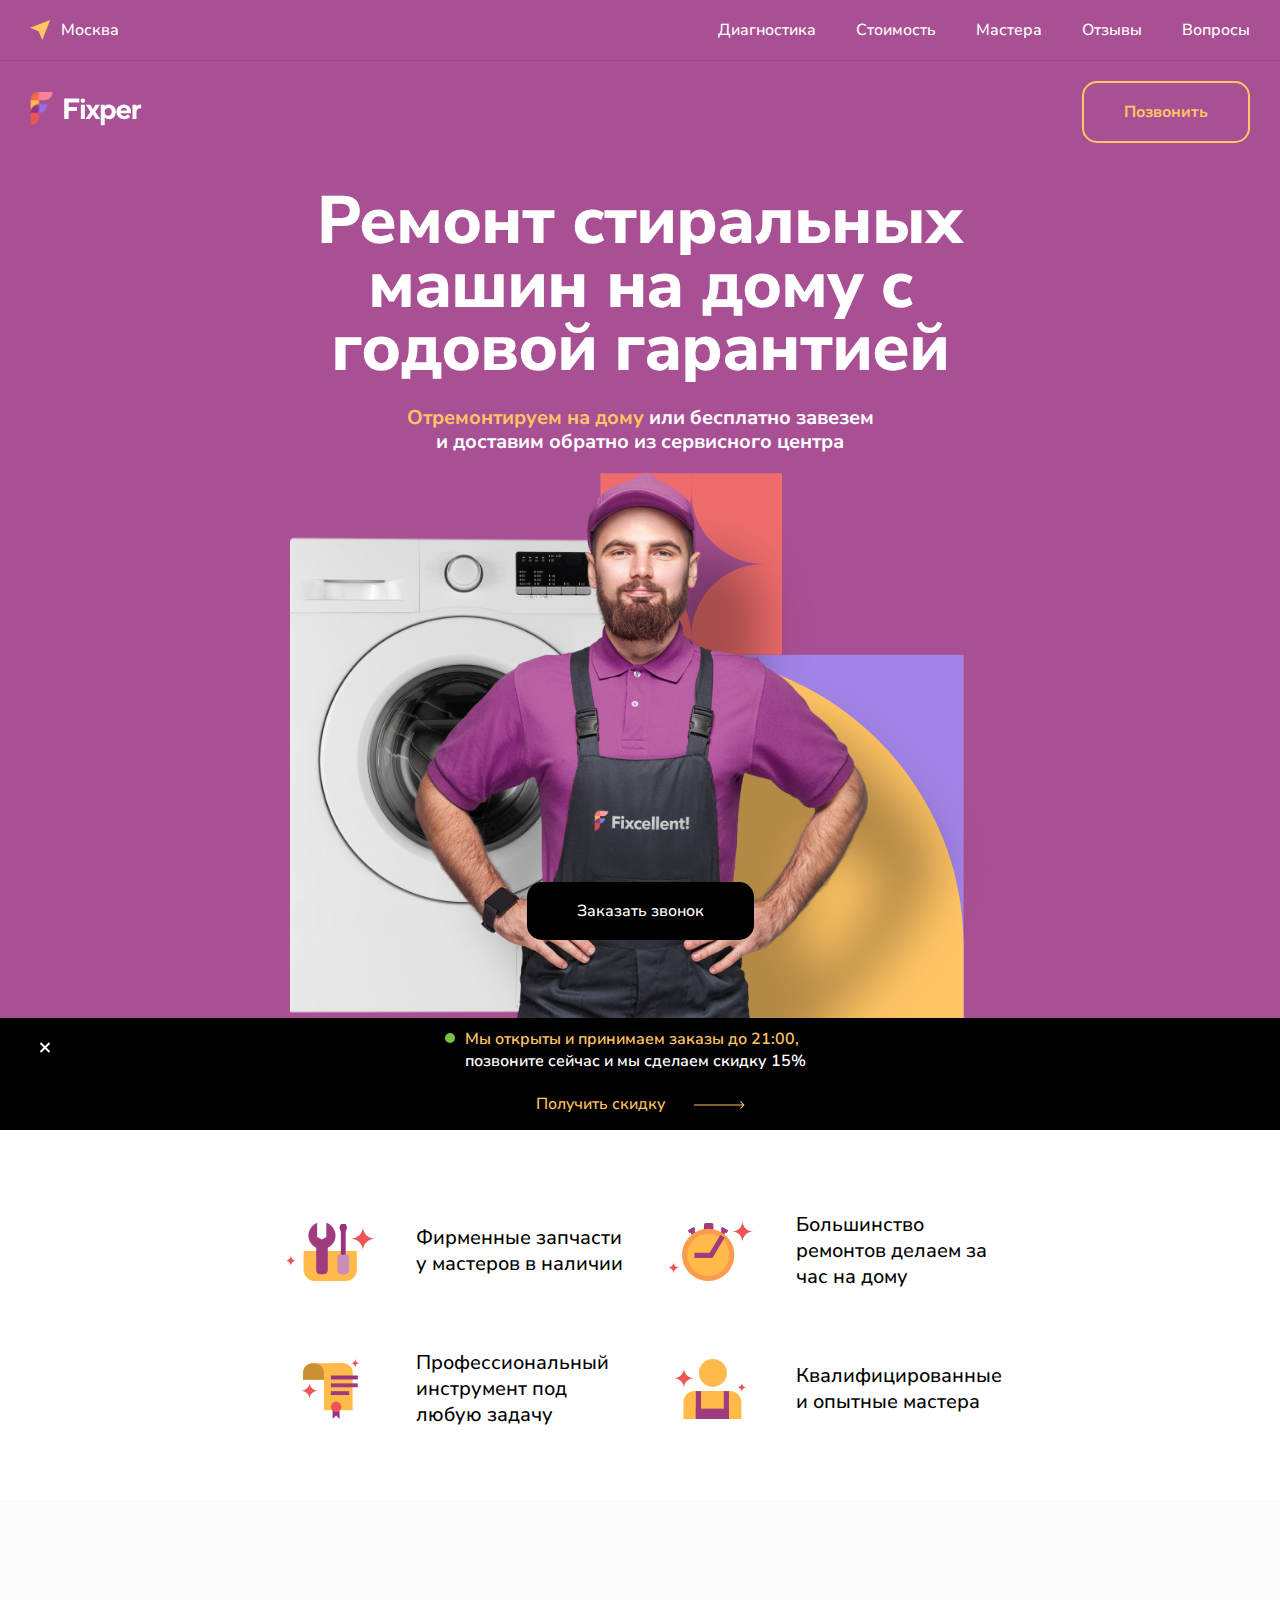
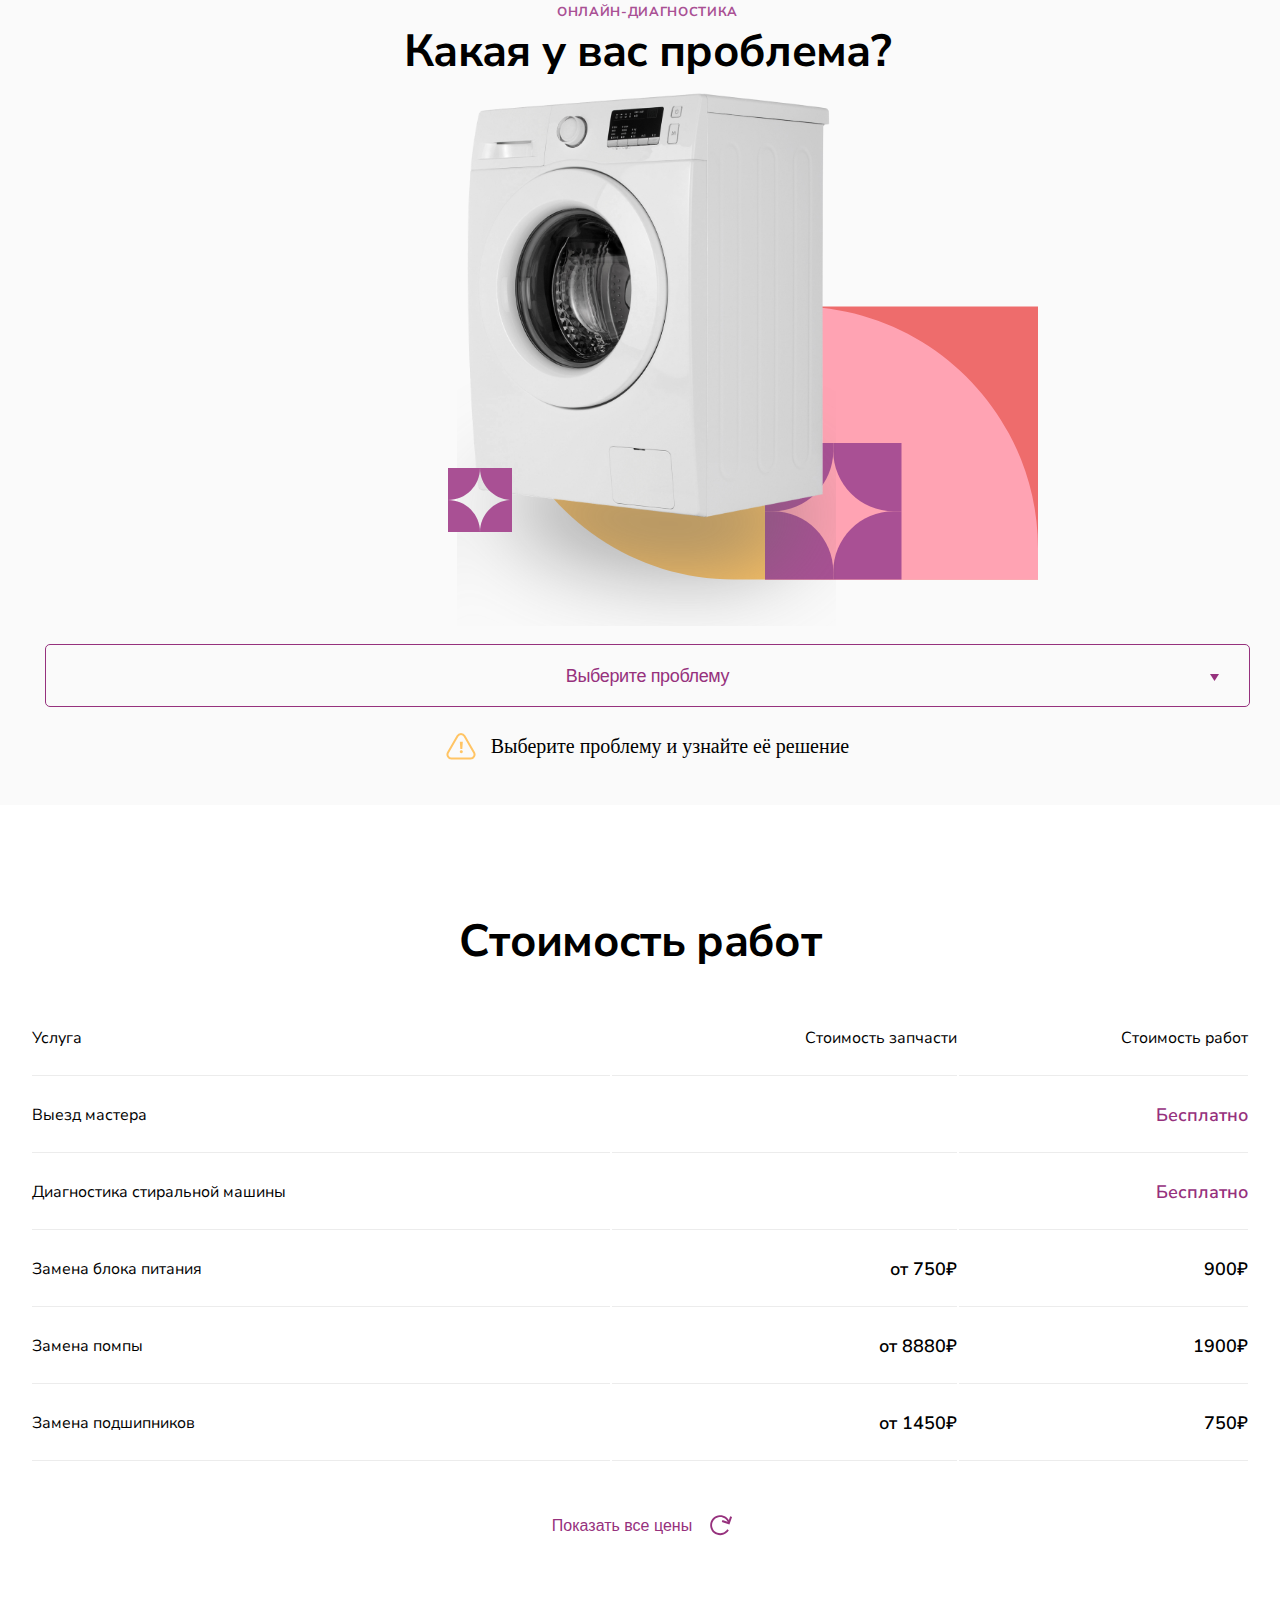
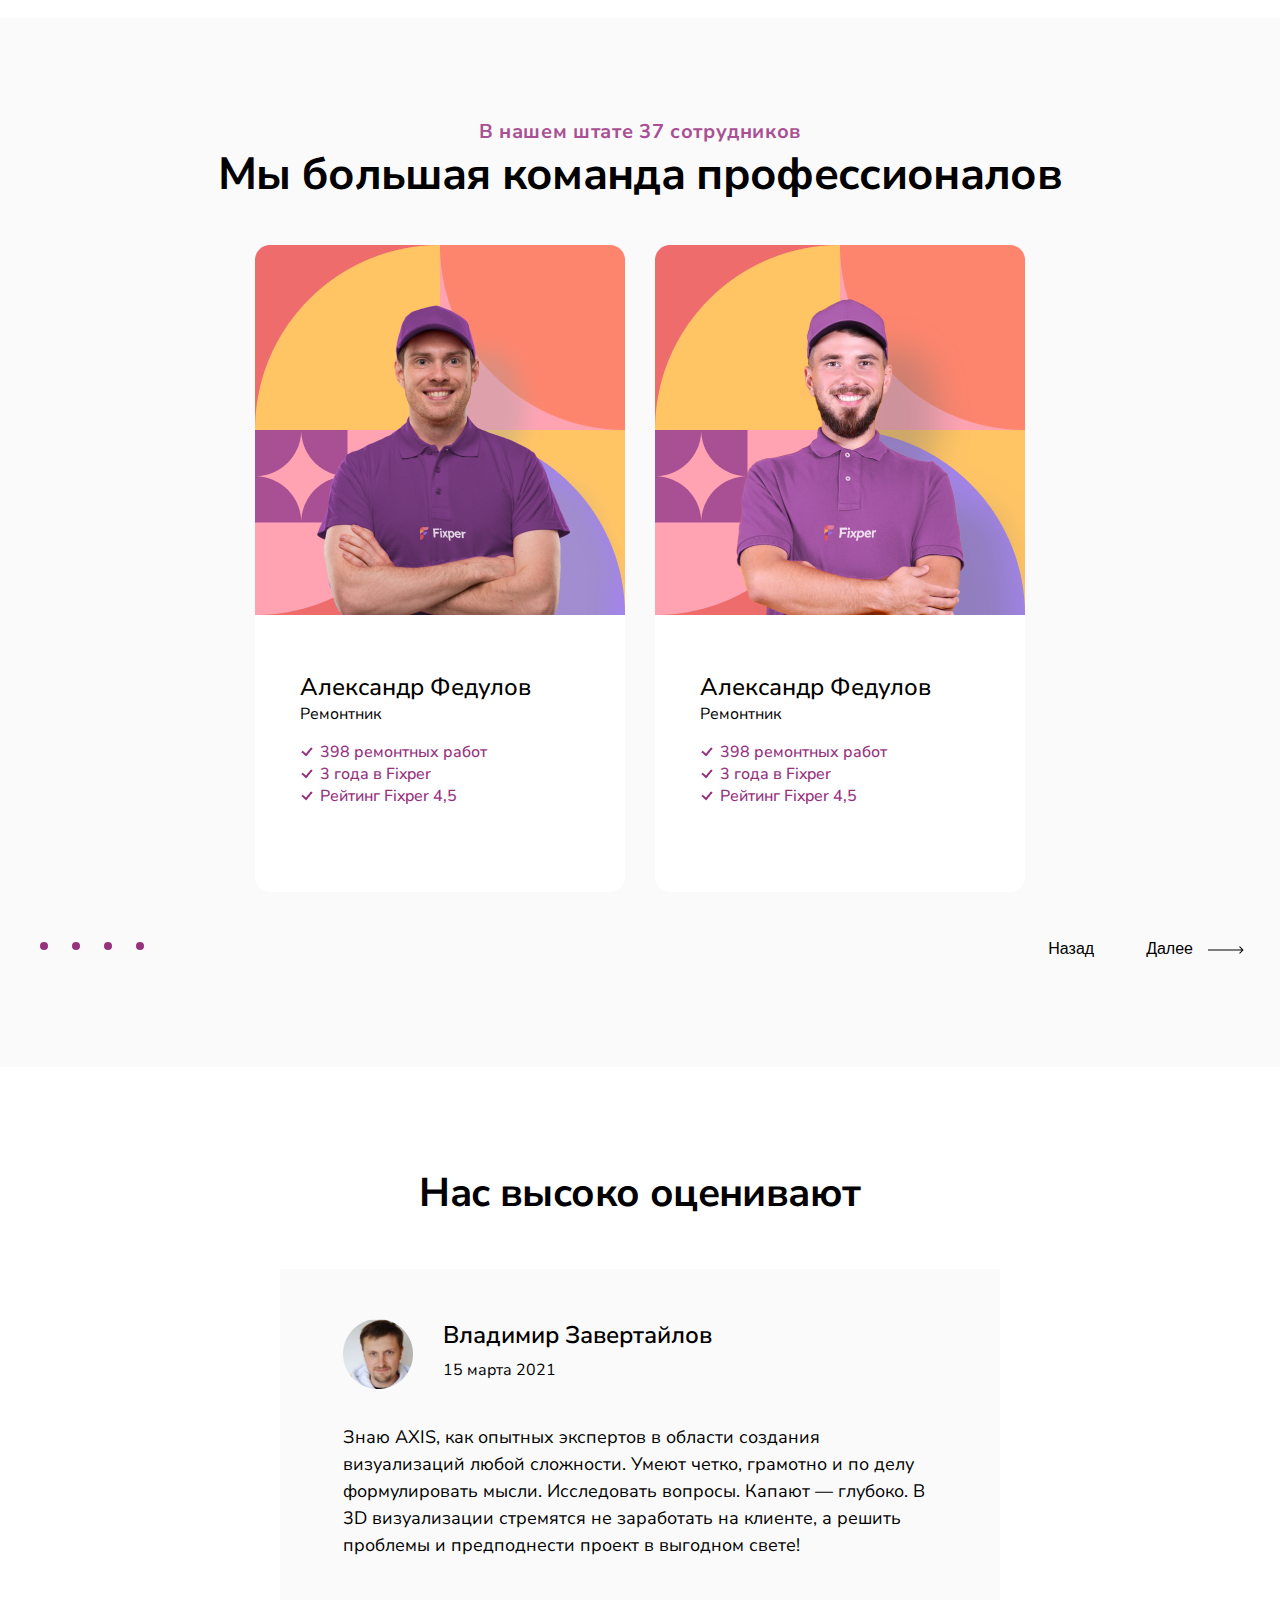
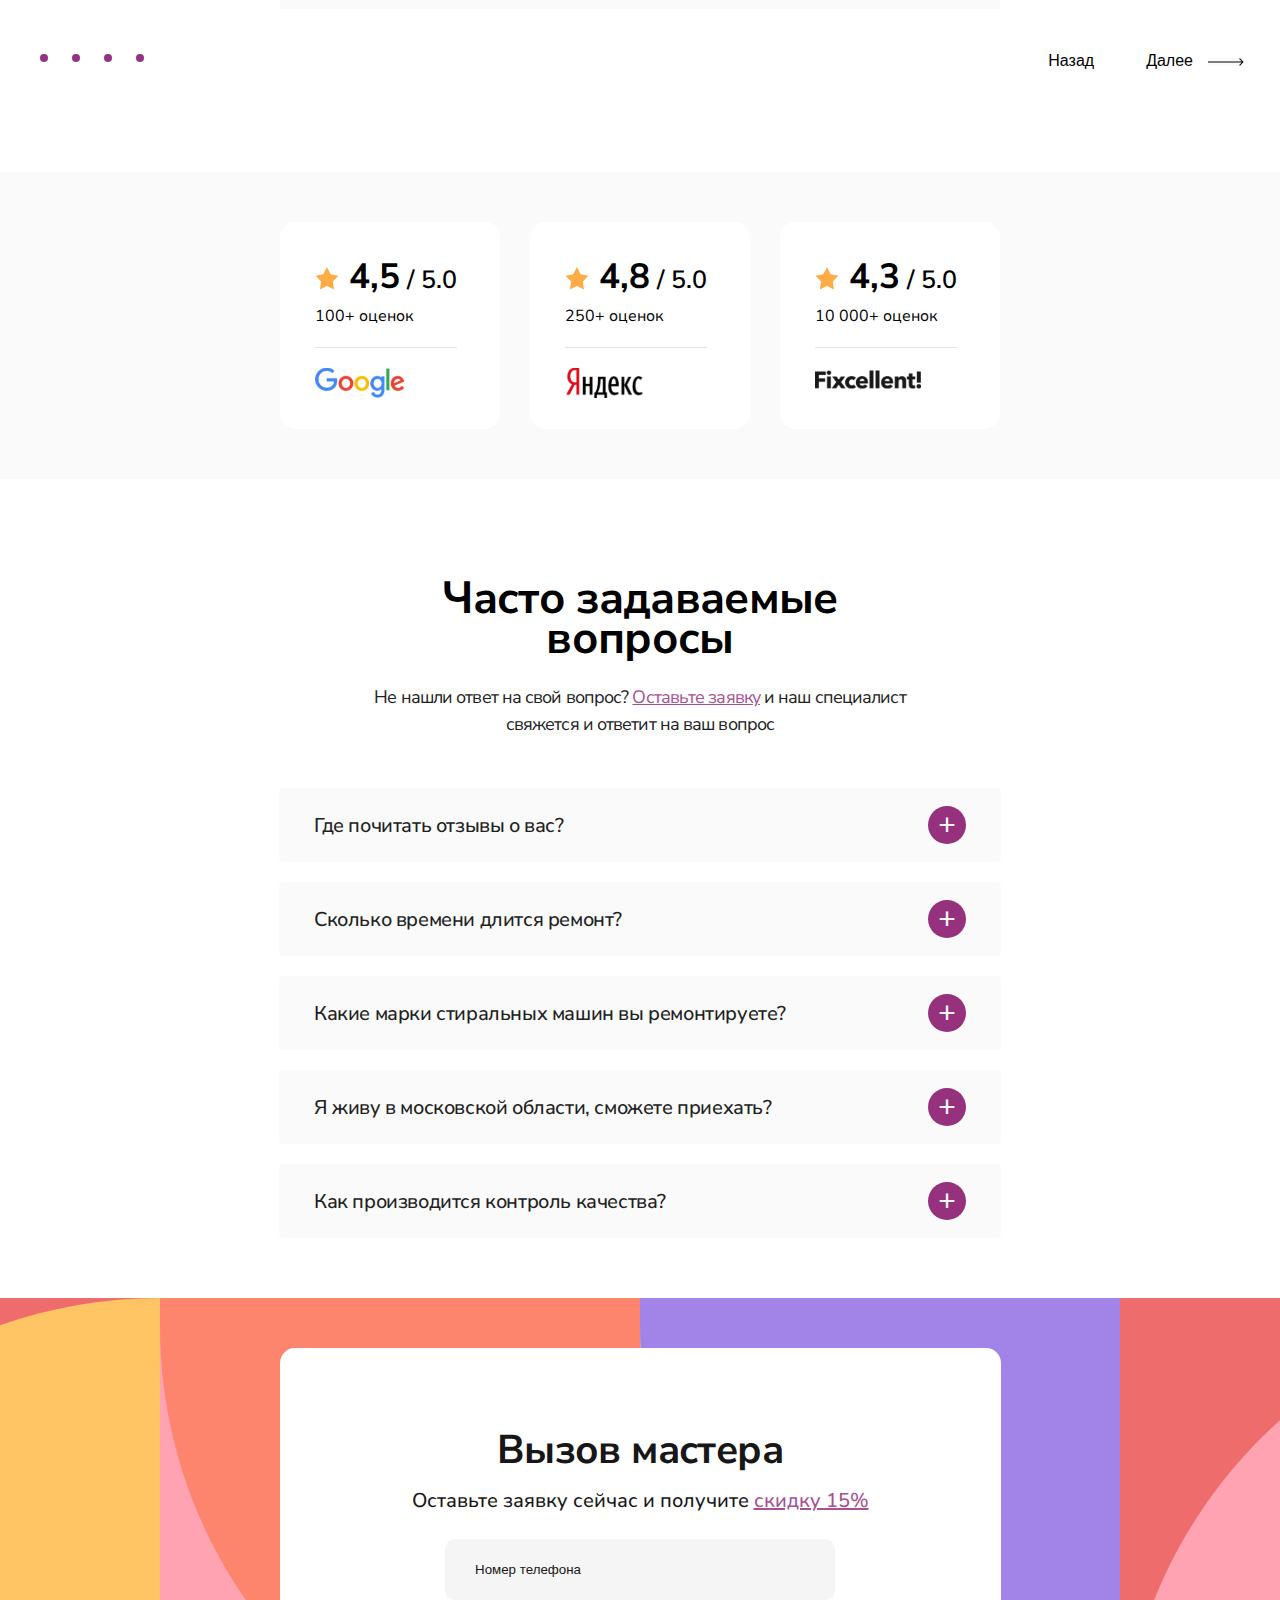
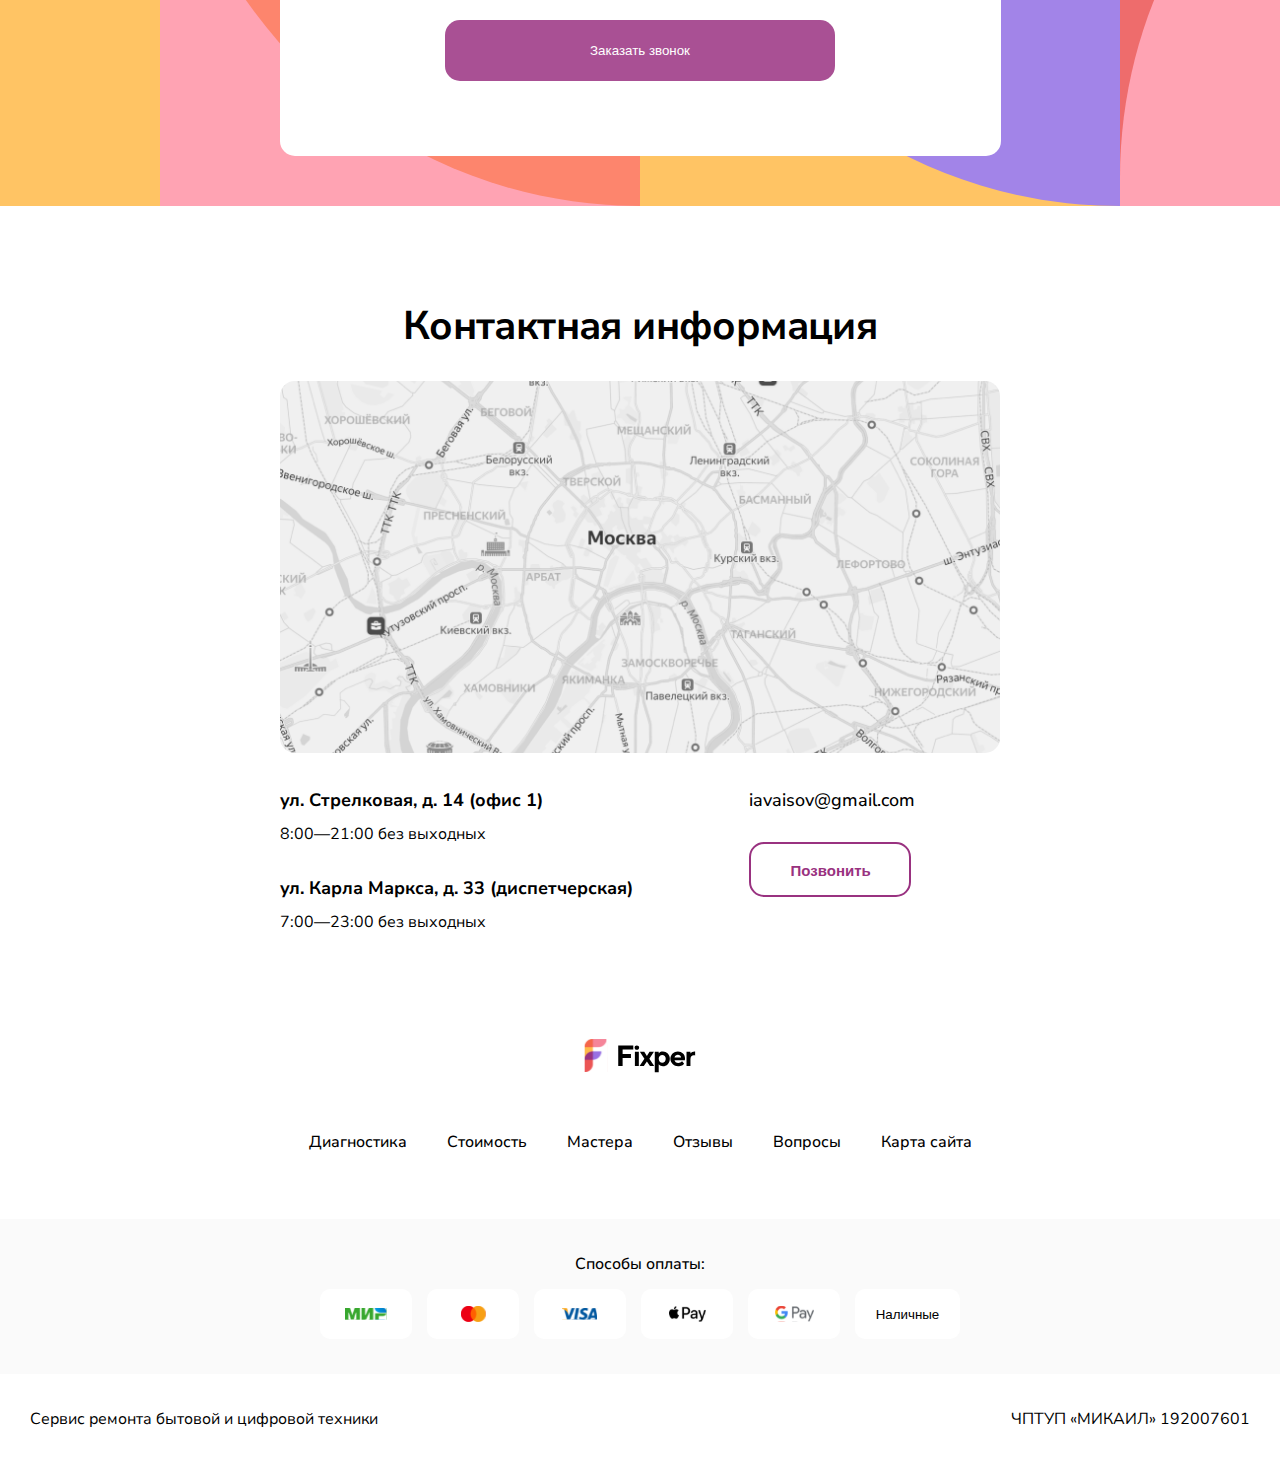
<file: index.html>
<!DOCTYPE html>
<html lang="ru">
<head>
	<meta charset="UTF-8">
	<meta name="viewport" content="width=device-width, initial-scale=1.0">
	<title>Fixper</title>
	<link rel="stylesheet" href="styles/styles.css">
	<link media="(max-width: 1439px)" rel="stylesheet" href="styles/tablet.css">
	<link media="(max-width: 779px)" rel="stylesheet" href="styles/mobile.css">
</head>
<body>
	<header class="header">
		<ul class="header__list">
			<li class="header__list_logo"><a href="#" class="header__list__item">
				<svg class="logo" width="112" height="34" viewBox="0 0 112 34" fill="none" xmlns="http://www.w3.org/2000/svg" xmlns:xlink="http://www.w3.org/1999/xlink">
					<path d="M34.2265 6.52711H49.2885V10.4818H38.6238V15.0075H46.9471V18.9622H38.6238V27H34.2265V6.52711ZM54.8365 12.6661V27H50.8818V12.6661H54.8365ZM54.4938 6.98396C54.9126 7.38371 55.122 7.91671 55.122 8.58296C55.122 9.23969 54.9126 9.76794 54.4938 10.1677C54.0751 10.5674 53.504 10.7673 52.7806 10.7673C52.1144 10.7673 51.5814 10.5674 51.1816 10.1677C50.7914 9.76794 50.5963 9.23969 50.5963 8.58296C50.5963 7.91671 50.7962 7.38371 51.1959 6.98396C51.5957 6.58421 52.1239 6.38434 52.7806 6.38434C53.504 6.38434 54.0751 6.58421 54.4938 6.98396ZM62.8829 22.4743L59.8134 27H55.5732L60.3987 19.6903L55.8587 12.6661H60.2559L62.8829 16.9063L65.5098 12.6661H69.907L65.367 19.6903L70.1926 27H65.9524L62.8829 22.4743ZM78.9528 27.2855C78.1343 27.2855 77.3681 27.119 76.6543 26.7858C75.9499 26.4432 75.4502 26.1053 75.1552 25.7722L74.7126 25.244V33.139H70.7722V12.6661H74.7126V14.4222C74.7507 14.3651 74.8078 14.2937 74.8839 14.208C74.9696 14.1224 75.1409 13.9653 75.3979 13.7369C75.6644 13.4989 75.9499 13.2895 76.2545 13.1087C76.5591 12.9183 76.9541 12.7518 77.4395 12.609C77.9249 12.4567 78.4293 12.3806 78.9528 12.3806C80.8088 12.3806 82.4173 13.1039 83.7784 14.5507C85.1489 15.9878 85.8342 17.7487 85.8342 19.8331C85.8342 21.9175 85.1489 23.683 83.7784 25.1297C82.4173 26.5669 80.8088 27.2855 78.9528 27.2855ZM80.7089 17.0063C80.0331 16.2639 79.205 15.8927 78.2247 15.8927C77.2539 15.8927 76.4258 16.2639 75.7405 17.0063C75.0553 17.7391 74.7126 18.6814 74.7126 19.8331C74.7126 20.9847 75.0553 21.9317 75.7405 22.6741C76.4258 23.4165 77.2539 23.7877 78.2247 23.7877C79.205 23.7877 80.0331 23.4165 80.7089 22.6741C81.3941 21.9317 81.7368 20.9847 81.7368 19.8331C81.7368 18.6814 81.3941 17.7391 80.7089 17.0063ZM100.89 21.1465H90.5113C90.6636 21.927 91.0776 22.5885 91.7534 23.131C92.4291 23.664 93.281 23.9305 94.3089 23.9305C95.0513 23.9305 95.7366 23.7877 96.3648 23.5022C97.0025 23.2071 97.4498 22.9121 97.7068 22.617L98.1208 22.1745L100.162 24.8014L99.9054 25.0584C99.7817 25.1821 99.5247 25.3867 99.1345 25.6723C98.7442 25.9578 98.3302 26.2148 97.8924 26.4432C97.4546 26.6621 96.8835 26.8572 96.1792 27.0286C95.4844 27.1999 94.7658 27.2855 94.0234 27.2855C91.9199 27.2855 90.1258 26.5574 88.641 25.1012C87.1562 23.6354 86.4139 21.8794 86.4139 19.8331C86.4139 17.7867 87.1467 16.0354 88.6125 14.5792C90.0782 13.1135 91.8343 12.3806 93.8806 12.3806C95.9269 12.3806 97.6306 13.0659 98.9917 14.4364C100.353 15.7975 101.033 17.5012 101.033 19.5475L100.89 21.1465ZM95.9936 16.4923C95.4225 15.9974 94.7182 15.7499 93.8806 15.7499C93.043 15.7499 92.3292 15.9926 91.7391 16.478C91.1585 16.9634 90.7492 17.5964 90.5113 18.3768H97.0929C96.9406 17.6154 96.5742 16.9872 95.9936 16.4923ZM111.136 12.5234V16.478C110.84 16.3828 110.403 16.3305 109.822 16.321C108.785 16.321 107.961 16.6493 107.352 17.3061C106.753 17.9628 106.453 18.9051 106.453 20.1329V27H102.512V12.6661H106.453V14.4222C106.567 14.2889 106.729 14.1176 106.938 13.9082C107.148 13.6893 107.604 13.4038 108.309 13.0516C109.023 12.6994 109.77 12.5234 110.55 12.5234H111.136Z" fill="white"/>
					<rect width="23.1" height="33" fill="url(#pattern0)"/>
					<defs>
						<pattern id="pattern0" patternContentUnits="objectBoundingBox" width="1" height="1">
							<use xlink:href="#image0_0_1" transform="matrix(0.00473037 0 0 0.00331126 0.0293283 0)"/>
						</pattern>
						<image id="image0_0_1" width="199" height="302" xlink:href="[data-uri]"/>
					</defs>
				</svg>
			</a></li>

			<li class="header__list_nav">
				<nav>
					<ul class="header__nav">
						<li><a href="#" class="header__nav__item">
							<span class="header__nav__label">Диагностика</span>
						</a></li>

						<li><a href="#" class="header__nav__item">
							<span class="header__nav__label">Стоимость</span>
						</a></li>

						<li><a href="#" class="header__nav__item">
							<span class="header__nav__label">Мастера</span>
						</a></li>

						<li><a href="#" class="header__nav__item">
							<span class="header__nav__label">Отзывы</span>
						</a></li>

						<li><a href="#" class="header__nav__item">
							<span class="header__nav__label">Вопросы</span>
						</a></li>
					</ul>
				</nav>
			</li>

			<li class="header__list__item_box">
				<div class="geo pointer">
					<svg width="21" height="20" viewBox="0 0 21 20" fill="none" xmlns="http://www.w3.org/2000/svg">
						<path fill-rule="evenodd" clip-rule="evenodd" d="M0 7.86111L8.55254 11.1944L12.3107 20L20.1171 0L0 7.86111Z" fill="#FFC464"/>
					</svg>
					<span class="header__list__label">Москва</span>
				</div>
				<button class="call pointer">Позвонить</button>
			</li>
		</ul>

		<div class="header__background">
			<svg class="header__graphic"width="450" height="673" viewBox="0 0 450 673" fill="none" xmlns="http://www.w3.org/2000/svg">
				<rect width="448.5" height="448.5" transform="matrix(-1 0 0 1 449.25 224.5)" fill="#A284E8"/>
				<path d="M449.25 584.5C449.25 385.678 288.072 224.5 89.25 224.5H0.75V673H449.25V584.5Z" fill="#FFC464"/>
				<path d="M225 0.25H112.875V22.375C112.875 72.0806 153.169 112.375 202.875 112.375H225V0.25Z" fill="#EE6C6C"/>
				<path d="M112.875 0.25H0.749931V112.375H22.875C72.5806 112.375 112.875 72.0806 112.875 22.375V0.25Z" fill="#EE6C6C"/>
				<path d="M225 112.375H202.875C153.169 112.375 112.875 152.669 112.875 202.375V224.5H225V112.375Z" fill="#EE6C6C"/>
				<path d="M112.875 202.375C112.875 152.669 72.5806 112.375 22.875 112.375H0.749931V224.5H112.875V202.375Z" fill="#EE6C6C"/>
			</svg>
			<img src="images/repairman.png" alt="repairman" class="header__repairman">
			<img src="images/washer.png" alt="washer" class="header__washer">
		</div>
		
		<div class="offer">
			<span class="offer__title">Ремонт стиральных машин на дому c годовой гарантией</span>
			<span class="offer__description">
				<span class="offer__description_color">Отремонтируем на дому</span>
				или бесплатно завезем и доставим обратно из сервисного центра
			</span>
			<button class="offer__button pointer">
				Заказать звонок
			</button>
		</div>
	</header>

	<ul class="discount_banner">
		<div class="discount_banner__wrap">
			<li>
				<button class="discount_banner__cross pointer">
					<svg width="12" height="11" viewBox="0 0 12 11" fill="none" xmlns="http://www.w3.org/2000/svg">
						<path d="M1.5 1L10.5 10" stroke="white" stroke-width="2"/>
						<path d="M10.5 1L1.5 10" stroke="white" stroke-width="2"/>
					</svg>
				</button>
			</li>
			<li class="discount_banner_center">
				<svg class="discount_banner__circle" width="10" height="10" viewBox="0 0 10 10" fill="none" xmlns="http://www.w3.org/2000/svg">
					<circle cx="5" cy="5" r="5" fill="#78C23E"/>
				</svg>
				<span class="discount_banner__text">
					<span class="discount_banner__text_color">Мы открыты и принимаем заказы до 21:00, </span>
					позвоните сейчас и мы сделаем скидку 15%
				</span>
			</li>
			<li class="discount_banner_right">
				<a href="#" class="discount_banner__link">
					<span class="discount_banner__link__text">Получить скидку</span>
					<svg class="discount_banner__link__arrow" width="51" height="8" viewBox="0 0 51 8" fill="none" xmlns="http://www.w3.org/2000/svg">
						<path d="M50.3536 4.35355C50.5488 4.15829 50.5488 3.84171 50.3536 3.64645L47.1716 0.464466C46.9763 0.269204 46.6597 0.269204 46.4645 0.464466C46.2692 0.659728 46.2692 0.976311 46.4645 1.17157L49.2929 4L46.4645 6.82843C46.2692 7.02369 46.2692 7.34027 46.4645 7.53553C46.6597 7.7308 46.9763 7.7308 47.1716 7.53553L50.3536 4.35355ZM0 4.5H50V3.5H0V4.5Z" fill="#FFC464"/>
					</svg>
				</a>
			</li>
		</div>
	</ul>

	<div class="main">
		<section class="advantages">
			<article class="advantages__block">
				<svg xmlns="http://www.w3.org/2000/svg" width="112" height="75" viewBox="0 0 112 75" fill="none">
				  <path d="M22.9839 37.5H89.5161V61C89.5161 68.732 83.2481 75 75.5161 75H36.9839C29.2519 75 22.9839 68.732 22.9839 61V37.5Z" fill="#FFBA4A"/>
				  <path d="M65.3228 42.3389H79.8389V61.5324C79.8389 64.2938 77.6003 66.5324 74.8389 66.5324H70.3227C67.5613 66.5324 65.3228 64.2938 65.3228 61.5324V42.3389Z" fill="#CA8CBB"/>
				  <path d="M38.7095 31.4517H53.2256V61.5323C53.2256 64.2937 50.987 66.5323 48.2256 66.5323H43.7095C40.948 66.5323 38.7095 64.2937 38.7095 61.5323V31.4517Z" fill="#A03C7D"/>
				  <circle cx="45.9677" cy="18.1454" r="16.9355" fill="#A03C7D"/>
				  <path d="M69.5567 13.4703V42.3386H75.6051V13.4703L77.4196 8.22158L75.6051 3.62891H69.5567L67.7422 8.22158L69.5567 13.4703Z" fill="#993280"/>
				  <path d="M45.9678 22.9839L39.9194 19.9597V1.20968V0.604839V0H51.4114V19.9597L45.9678 22.9839Z" fill="white"/>
				  <path fill-rule="evenodd" clip-rule="evenodd" d="M14.081 42.3389H0V56.4199H0.000102251V49.3797C3.87992 49.3797 7.02674 52.518 7.04055 56.3946C7.05434 52.5263 10.1877 49.3932 14.056 49.3797C10.1878 49.3663 7.0545 46.2333 7.04055 42.3652C7.02637 46.2415 3.87969 49.3794 0.000102251 49.3794V42.3389H7.0406V42.3393H14.081V42.3389Z" fill="#EB5555"/>
				  <path fill-rule="evenodd" clip-rule="evenodd" d="M82.2578 22.1206C90.4534 22.1202 97.0996 15.4864 97.1199 7.29547C97.1402 15.4866 103.787 22.1206 111.983 22.1206V7.25781H111.983V36.9834H111.983V22.1209C103.774 22.1209 97.12 28.7751 97.1198 36.9834H97.1195C97.1193 28.7754 90.4657 22.1215 82.2578 22.1209V22.1206Z" fill="#EB5555"/></svg>
				<span class="advantages__text">
					Фирменные запчасти у мастеров в наличии
				</span>
			</article>

			<article class="advantages__block">
				<svg xmlns="http://www.w3.org/2000/svg" width="105" height="74" viewBox="0 0 105 74" fill="none">
				  <rect x="44.3984" y="2.50391" width="11.7207" height="9.37653" rx="2.34413" fill="#A03C7D"/>
				  <rect x="67.832" y="8.93994" width="5.26259" height="7.01679" rx="0.877099" transform="rotate(30 67.832 8.93994)" fill="#A03C7D"/>
				  <path d="M66.497 7.95197C66.7392 7.53246 67.2756 7.38873 67.6951 7.63093L73.7089 11.103C74.1284 11.3452 74.2722 11.8816 74.03 12.3011L72.4258 15.0796L64.8928 10.7305L66.497 7.95197Z" fill="#A03C7D"/>
				  <rect width="5.26259" height="7.01679" rx="0.877099" transform="matrix(-0.866025 0.5 0.5 0.866025 31.1094 9.21924)" fill="#A03C7D"/>
				  <path d="M32.4454 7.95197C32.2032 7.53246 31.6668 7.38873 31.2472 7.63093L25.2335 11.103C24.814 11.3452 24.6702 11.8816 24.9124 12.3011L26.5166 15.0796L34.0496 10.7305L32.4454 7.95197Z" fill="#A03C7D"/>
				  <circle cx="49.6732" cy="41.768" r="32.2318" fill="#FFBA4A"/>
				  <circle cx="49.6732" cy="41.768" r="29.1051" stroke="#EB5555" stroke-opacity="0.3" stroke-width="6.25352"/>
				  <path fill-rule="evenodd" clip-rule="evenodd" d="M91.9999 0C92 7.17968 97.8202 13 105 13V0H105V26H105V13.0003C97.8203 13.0003 92.0001 18.8204 91.9999 26H91.9993C91.9991 18.8207 86.1793 13.0007 79 13.0003V13C86.1794 12.9996 91.9993 7.17948 91.9993 0H91.9999Z" fill="#EB5555"/>
				  <path fill-rule="evenodd" clip-rule="evenodd" d="M0 57.5892V57.5901C3.88168 57.5903 7.02856 60.7362 7.03033 64.6175C7.03209 60.736 10.1791 57.5901 14.061 57.5901V64.6199H14.0613V50.5586H7.03014C7.03014 54.4413 3.88268 57.589 0 57.5892ZM7.03032 50.559H14.061V57.5896C10.1781 57.5896 7.03032 54.4419 7.03032 50.559Z" fill="#EB5555"/>
				  <path d="M32.6777 42.3543H53.1889C53.1889 42.3543 61.364 28.6017 67.3143 18.7607" stroke="#A03C7D" stroke-width="6.25352"/></svg>
				<span class="advantages__text">
					Большинство ремонтов делаем за час на дому
				</span>
			</article>

			<article class="advantages__block">
				<svg xmlns="http://www.w3.org/2000/svg" width="73" height="75" viewBox="0 0 73 75" fill="none">
				  <path fill-rule="evenodd" clip-rule="evenodd" d="M61.9566 0H61.9565V5.43505C64.9573 5.43505 67.39 7.867 67.3913 10.8675C67.3926 7.867 69.8254 5.43505 72.8261 5.43505C69.8285 5.43505 67.3977 3.0082 67.3913 0.0120896C67.3848 3.00808 64.9541 5.43478 61.9566 5.43478V0ZM67.3914 0V0.00026537H72.8261L72.8261 0H67.3914Z" fill="#EB5555"/>
				  <path fill-rule="evenodd" clip-rule="evenodd" d="M10.326 29.3478V29.3477H0V39.674C5.70256 39.6743 10.3253 44.2972 10.3255 49.9998H10.326C10.3261 44.297 14.9492 39.674 20.6521 39.674V49.9998H20.6522V29.3477H20.6521V39.6737C14.9676 39.6737 10.3558 35.0804 10.3261 29.4028C10.2965 35.0804 5.68476 39.6738 0.000190046 39.6738V29.3478H10.326Z" fill="#EB5555"/>
				  <path d="M2.17383 17.4346C2.17383 10.8072 7.54641 5.43457 14.1738 5.43457H52.1304C58.7578 5.43457 64.1303 10.8072 64.1303 17.4346V26.0867H2.17383V17.4346Z" fill="#FFBA4A"/>
				  <path d="M28.2607 17.4346C28.2607 10.8071 33.6333 5.43457 40.2607 5.43457H52.1303C58.7577 5.43457 64.1303 10.8072 64.1303 17.4346V64.1302H28.2607V17.4346Z" fill="#FFBA4A"/>
				  <path d="M2.17383 17.4346C2.17383 10.8072 7.54641 5.43457 14.1738 5.43457H16.2608C22.8882 5.43457 28.2608 10.8072 28.2608 17.4346V26.0867H2.17383V17.4346Z" fill="#C99035"/>
				  <rect x="36.9565" y="20.6523" width="33.6957" height="4.8913" fill="#993280"/>
				  <rect x="36.9565" y="30.4346" width="33.6957" height="4.8913" fill="#A03C7D"/>
				  <rect x="36.9565" y="40.2173" width="22.8261" height="4.8913" fill="#A03C7D"/>
				  <path d="M39.1304 74.9999V64.1304H47.826V74.9999L43.4782 70.6521L39.1304 74.9999Z" fill="#993280"/>
				  <circle cx="43.4783" cy="59.7825" r="6.52174" fill="#EB5555"/></svg>
				<span class="advantages__text">
					Профессиональный инструмент под любую задачу
				</span>
			</article>

			<article class="advantages__block">
				<svg xmlns="http://www.w3.org/2000/svg" width="91" height="75" viewBox="0 0 91 75" fill="none">
				  <path d="M11.6377 54.0864C11.6377 46.3544 17.9057 40.0864 25.6377 40.0864H70.0515C77.7835 40.0864 84.0515 46.3544 84.0515 54.0864V75.0002H11.6377V54.0864Z" fill="#FFBA4A"/>
				  <path fill-rule="evenodd" clip-rule="evenodd" d="M90.5197 29.7412H78.8794V41.3815H78.8796V35.5616C82.0863 35.5616 84.6872 38.1549 84.6997 41.3586C84.7121 38.1549 87.3131 35.5616 90.5197 35.5616V35.5616C87.3054 35.5615 84.6996 32.9558 84.6996 29.7414H90.5197V29.7412ZM84.6996 29.7414C84.6996 32.9557 82.0938 35.5614 78.8795 35.5614V29.7413H84.6996L84.6996 29.7414Z" fill="#EB5555"/>
				  <path fill-rule="evenodd" clip-rule="evenodd" d="M12.2859 11.6377C12.2859 18.4234 17.7868 23.9242 24.5725 23.9242V11.6377H24.5732V36.2109H24.5725V23.9245C17.7869 23.9245 12.286 29.4253 12.2859 36.2109H12.2857C12.2855 29.4256 6.78519 23.925 0 23.9245V23.9243C6.78535 23.9239 12.2858 18.4232 12.2858 11.6378H0V11.6377H12.2859Z" fill="#EB5555"/>
				  <circle cx="48.4916" cy="17.4569" r="17.4569" fill="#FFBA4A"/>
				  <rect x="27.1553" y="62.0688" width="41.3793" height="12.931" fill="#A03C7D"/>
				  <rect x="62.0688" y="40.0864" width="6.46552" height="34.9138" fill="#A03C7D"/>
				  <rect x="27.1553" y="40.0864" width="6.46552" height="34.9138" fill="#A03C7D"/></svg>
				<span class="advantages__text">
					Квалифицированные и опытные мастера
				</span>
			</article>
		</section>

		<section class="problem">	
			<header class="problem__header">
				<span class="problem__header_description">Онлайн-диагностика</span>
				<h2 class="problem__header_title">Какая у вас проблема?</h1>
			</header>

			<article class="problem__selection">
				<div class="problem__selection__buttons">
					<button class="problem__selection__button pointer">Не включается</button>
					<button class="problem__selection__button pointer">Не выключается</button>
					<button class="problem__selection__button pointer">Не нагревает воду</button>
					<button class="problem__selection__button pointer">Все работет, но мне скучно и я хочу пообщаться с мастером</button>
					<button class="problem__selection__button pointer">Не крутится барабан</button>
					<button class="problem__selection__button pointer">Не работает кнопка включения</button>
					<button class="problem__selection__button pointer">Не выключается</button>
					<button class="problem__selection__button pointer">Иная проблема</button>
					<button class="problem__selection__button pointer">Не крутится барабан</button>
					<button class="problem__selection__button pointer">Не крутится барабан</button>
					<button class="problem__selection__button pointer">Не работает кнопка включения</button>
				</div>

				<div class="problem__selection__dropdown ">	
					<button class="problem__selection__dropdown__button pointer">Выберите проблему</button>
				</div>

				<div class="problem__selection__hint">
					<svg class="problem__selection__hint__svg" width="30" height="27" viewBox="0 0 30 27" fill="none" xmlns="http://www.w3.org/2000/svg">
						<path d="M18.4641 3C16.9245 0.333335 13.0755 0.333328 11.5359 3L2.00962 19.5C0.470019 22.1667 2.39451 25.5 5.47372 25.5H24.5263C27.6055 25.5 29.53 22.1667 27.9904 19.5L18.4641 3Z" stroke="#FFC464" stroke-width="2"/>
						<path d="M13.832 8.8H16.808L16.312 16.112H14.328L13.832 8.8ZM15.32 20.128C14.8827 20.128 14.5147 19.9893 14.216 19.712C13.928 19.424 13.784 19.0773 13.784 18.672C13.784 18.2667 13.928 17.9307 14.216 17.664C14.504 17.3867 14.872 17.248 15.32 17.248C15.768 17.248 16.136 17.3867 16.424 17.664C16.712 17.9307 16.856 18.2667 16.856 18.672C16.856 19.0773 16.7067 19.424 16.408 19.712C16.12 19.9893 15.7573 20.128 15.32 20.128Z" fill="#FFC464"/>
					</svg>
					<span class="problem__selection__hint__text">Выберите проблему и узнайте её решение</span>
				</div>
			</article>

			<article class="problem__background">
				<svg class="problem__background__graphic" width="406" height="812" viewBox="0 0 406 812" fill="none" xmlns="http://www.w3.org/2000/svg">
					<rect x="406" y="406" width="406" height="406" transform="rotate(180 406 406)" fill="#EE6C6C"/>
					<path d="M406 406L-6.10352e-05 406L-6.50566e-05 360C-8.24382e-05 161.177 161.177 -3.96321e-05 360 -5.70137e-05L405.999 -6.10352e-05L406 406Z" fill="#FFA3B3"/>
					<path d="M406 452C406 650.822 244.823 812 46.0001 812L0.000427246 812L0.000391752 406L406 406L406 452Z" fill="#FFC464"/>
					<path d="M406 405.999L304.5 405.999L304.5 394.499C304.5 344.793 344.794 304.499 394.5 304.499L406 304.499L406 405.999Z" fill="#A95094"/>
					<path d="M304.5 406L203 406L203 304.5L214.5 304.5C264.205 304.5 304.5 344.794 304.5 394.5L304.5 406Z" fill="#A95094"/>
					<path d="M406 304.5L394.5 304.5C344.794 304.5 304.5 264.205 304.5 214.5L304.5 203L406 203L406 304.5Z" fill="#A95094"/>
					<path d="M304.5 214.5C304.5 264.205 264.205 304.5 214.5 304.5L203 304.5L203 203L304.5 203L304.5 214.5Z" fill="#A95094"/>
				</svg>
				<img src="images/washer_problem.png" alt="стиральная машина" class="problem__background__washer">
				<svg class="problem__background__square-star" xmlns="http://www.w3.org/2000/svg" width="82" height="82" viewBox="0 0 82 82" fill="none">
				  <path d="M82 82L41 82C41 59.3563 59.3563 41 82 41L82 82Z" fill="#A95094"/>
				  <path d="M41 82L0 82L-3.58433e-06 41C22.6437 41 41 59.3563 41 82Z" fill="#A95094"/>
				  <path d="M82 41C59.3563 41 41 22.6437 41 3.79166e-05L82 3.43323e-05L82 41Z" fill="#A95094"/>
				  <path d="M41 3.43323e-05C41 22.6437 22.6437 41 0 41L-3.58433e-06 3.79166e-05L41 3.43323e-05Z" fill="#A95094"/>
				</svg>
			</article>
		</section>

		<section class="price">
			<header>
				<h2 class="price__header">Стоимость работ</h1>
			</header>

			<table class="price__table price__table_global">
				<tr class="price__table__row price__table__row_global">
					<th class="price__table_left">Услуга</th>
					<th>Стоимость запчасти</th>
					<th>Стоимость работ</th>
				</tr>
				<tr class="price__table__row price__table__row_global">
					<td class="price__table_left">Выезд мастера</td>
					<td class="price__table__price"></td>
					<td class="price__table__price price__table__price_free">Бесплатно</td>
				</tr>
				<tr class="price__table__row price__table__row_global">
					<td class="price__table_left">Диагностика стиральной машины</td>
					<td class="price__table__price"></td>
					<td class="price__table__price price__table__price_free">Бесплатно</td>
				</tr>
				<tr class="price__table__row price__table__row_global">
					<td class="price__table_left">Замена блока питания</td>
					<td class="price__table__price">от 750₽</td>
					<td class="price__table__price">900₽</td>
				</tr>
				<tr class="price__table__row price__table__row_global">
					<td class="price__table_left">Замена помпы</td>
					<td class="price__table__price">от 8880₽</td>
					<td class="price__table__price">1900₽</td>
				</tr>
				<tr class="price__table__row price__table__row_global">
					<td class="price__table_left">Замена подшипников</td>
					<td class="price__table__price">от 1450₽</td>
					<td class="price__table__price">750₽</td>
				</tr>
			</table>

			<table class="price__table price__table_mobile">
				<tr class="price__table__row">
					<tr class="price__table__row">
						<td class="price__table_left price__table__name">Выезд мастера</td>
					</tr>
					<tr class="price__table__row price__table__row_global">
						<td class="price__table_left">Стоимость работ</td>
						<td class="price__table__price price__table__price_free">Бесплатно</td>
					</tr>
				</tr>
				<tr class="price__table__row">
					<tr class="price__table__row">
						<td class="price__table_left price__table__name">Диагностика стиральной машины</td>
					</tr>
					<tr class="price__table__row price__table__row_global">
						<td class="price__table_left">Стоимость работ</td>
						<td class="price__table__price price__table__price_free">Бесплатно</td>
					</tr>
				</tr>
				<tr class="price__table__row">
					<tr class="price__table__row">
						<td class="price__table_left price__table__name">Замена блока питания</td>
					</tr>
					<tr class="price__table__row">
						<td class="price__table_left">Стоимость работ</td>
						<td class="price__table__price">900₽</td>
					</tr>
					<tr class="price__table__row price__table__row_global">
						<td class="price__table_left">Стоимость запчасти</td>
						<td class="price__table__price">от 750₽</td>
					</tr>
				</tr>
				<tr class="price__table__row">
					<tr class="price__table__row">
						<td class="price__table_left price__table__name">Замена помпы</td>
					</tr>
					<tr class="price__table__row">
						<td class="price__table_left">Стоимость работ</td>
						<td class="price__table__price">1900₽</td>
					</tr>
					<tr class="price__table__row price__table__row_global">
						<td class="price__table_left">Стоимость запчасти</td>
						<td class="price__table__price">от 8880₽</td>
					</tr>
				</tr>
				<tr class="price__table__row">
					<tr class="price__table__row">
						<td class="price__table_left price__table__name">Замена подшипников</td>
					</tr>
					<tr class="price__table__row">
						<td class="price__table_left">Стоимость работ</td>
						<td class="price__table__price">750₽</td>
					</tr>
					<tr class="price__table__row price__table__row_global">
						<td class="price__table_left">Стоимость запчасти</td>
						<td class="price__table__price">от 1450₽</td>
					</tr>
				</tr>
			</table>

			<div class="price__show pointer">
				<button class="price__show__button pointer">
					Показать все цены
				</button>
				<svg xmlns="http://www.w3.org/2000/svg" width="26" height="25" viewBox="0 0 26 25" fill="none">
				  <path d="M21.8661 9.68178C21.2871 7.44184 19.9494 5.47194 18.0809 4.10773C16.2123 2.74352 13.9286 2.0694 11.6187 2.20025C9.30889 2.33109 7.11586 3.25879 5.41333 4.82529C3.7108 6.39179 2.6041 8.50015 2.2818 10.7911C1.9595 13.0821 2.44154 15.414 3.64579 17.3894C4.85003 19.3649 6.70198 20.8616 8.88607 21.6247C11.0702 22.3877 13.4513 22.3699 15.6237 21.5742C17.7961 20.7784 19.6254 19.2541 20.7999 17.2608L19.2021 16.3193C18.2454 17.9429 16.7554 19.1846 14.9858 19.8328C13.2163 20.4809 11.2768 20.4955 9.49774 19.8739C7.7187 19.2524 6.2102 18.0332 5.22929 16.4241C4.24837 14.815 3.85573 12.9156 4.11825 11.0495C4.38078 9.18338 5.28224 7.46602 6.66903 6.19004C8.05582 4.91406 9.84214 4.1584 11.7236 4.05182C13.6051 3.94524 15.4653 4.49434 16.9873 5.60555C18.5094 6.71676 19.599 8.32134 20.0706 10.1459L21.8661 9.68178Z" fill="#96317D"/>
				  <path d="M14.1279 8.02246L20.8234 10.2965L23.0974 3.60104" stroke="#96317D" stroke-width="2"/>
				</svg>
			</div>
		</section>

		<section class="team">
			<header class="team__header">
				<span class="team__header_description">В нашем штате 37 сотрудников</span>
				<h2 class="team__header_title">Мы большая команда профессионалов</h1>
			</header>

			<div class="team__wrap">
				<article class="team__card">
					<img src="images/repairman1.png" alt="Работник" class="team__card__picture">
					<div class="team__card__block">
						<h3 class="team__card__name">Александр Федулов</h3>
						<span class="team__card__proffesion">Ремонтник</span>
						<ul class="team__card__list">
							<li class="team__card__item">398 ремонтных работ</li>
							<li class="team__card__item">3 года в Fixper</li>
							<li class="team__card__item">Рейтинг Fixper 4,5</li>
						</ul>
					</div>	
				</article>
				<article class="team__card">
					<img src="images/repairman2.png" alt="Работник" class="team__card__picture">
					<div class="team__card__block">
						<h3 class="team__card__name">Александр Федулов</h3>
						<span class="team__card__proffesion">Ремонтник</span>
						<ul class="team__card__list">
							<li class="team__card__item">398 ремонтных работ</li>
							<li class="team__card__item">3 года в Fixper</li>
							<li class="team__card__item">Рейтинг Fixper 4,5</li>
						</ul>
					</div>
				</article>
				<article class="team__card">
					<img src="images/repairman1.png" alt="Работник" class="team__card__picture">
					<div class="team__card__block">
						<h3 class="team__card__name">Александр Федулов</h3>
						<span class="team__card__proffesion">Ремонтник</span>
						<ul class="team__card__list">
							<li class="team__card__item">398 ремонтных работ</li>
							<li class="team__card__item">3 года в Fixper</li>
							<li class="team__card__item">Рейтинг Fixper 4,5</li>
						</ul>
					</div>
				</article>
			</div>

			<div class="team__nav__wrap">
				<div>
					<input id="radio__team1" class="team__nav__radio" type="radio" name="team">
					<label for="radio__team1" class="team__nav__label pointer"></label>
					<input id="radio__team2" class="team__nav__radio" type="radio" name="team">
					<label for="radio__team2" class="team__nav__label pointer"></label>
					<input id="radio__team3" class="team__nav__radio" type="radio" name="team">
					<label for="radio__team3" class="team__nav__label pointer"></label>
					<input id="radio__team4" class="team__nav__radio" type="radio" name="team">
					<label for="radio__team4" class="team__nav__label pointer"></label>
				</div>

				<div class="team__nav_right">
					<button class="team__nav__button pointer">Назад</button>
					<button class="team__nav__button team__nav__button_arrow pointer">Далее</button>
				</div>
			</div>
		</section>

		<section class="feedback">
			<header class="feedback__header">
				<h2 class="feedback__header_title">Нас высоко оценивают</h2>
			</header>

			<div class="feedback__wrap">
				<article class="feedback__card">
					<div class="feedback__card__client">
						<img src="images/client.png" alt="клиент" class="feedback__card__avatar">
						<div class="feedback__card__client__wrap">
							<h3 class="feedback__card__client__name">Владимир Завертайлов</h3>
							<h4 class="feedback__card__client__time">15 марта 2021</h4>
						</div>
					</div>
					Знаю AXIS, как опытных экспертов в области создания визуализаций любой сложности. Умеют четко, грамотно и по делу формулировать мысли. Исследовать вопросы. Капают — глубоко. В 3D визуализации стремятся не заработать на клиенте, а решить проблемы и предподнести проект в выгодном свете!
				</article>
				<article class="feedback__card">
					<div class="feedback__card__client">
						<img src="images/client.png" alt="клиент" class="feedback__card__avatar">
						<div class="feedback__card__client__wrap">
							<h3 class="feedback__card__client__name">Владимир Завертайлов</h3>
							<h4 class="feedback__card__client__time">15 марта 2021</h4>
						</div>
					</div>
					Хочу выразить свою и признательность в решении ремонта стиральной машины Самсунг A600FN, смогли сделать раньше срока и качественно, спасибо большое. Вы лучшие! Всегда буду обращаться к Вам, ваш клиент.
				</article>
			</div>

			<div class="team__nav__wrap">
				<div>
					<input id="radio__feedback1" class="team__nav__radio" type="radio" name="team">
					<label for="radio__feedback1" class="team__nav__label pointer"></label>
					<input id="radio__feedback2" class="team__nav__radio" type="radio" name="team">
					<label for="radio__feedback2" class="team__nav__label pointer"></label>
					<input id="radio__feedback3" class="team__nav__radio" type="radio" name="team">
					<label for="radio__feedback3" class="team__nav__label pointer"></label>
					<input id="radio__feedback4" class="team__nav__radio" type="radio" name="team">
					<label for="radio__feedback4" class="team__nav__label pointer"></label>
				</div>

				<div class="team__nav_right">
					<button class="team__nav__button pointer">Назад</button>
					<button class="team__nav__button team__nav__button_arrow pointer">Далее</button>
				</div>
			</div>
		</section>

		
		<section class="rating">
			<article class="rating__card">
				<div class="rating__card__score">
					<div class="rating__card__score__wrap">
						<img src="images/Star.svg" alt="Звезда" class="rating__card__score__star">
						<span class="rating__card__score__point">
							<span class="rating__card__score__point_big">4,5</span>
							 / 5.0
						</span>
					</div>
					<span class="rating__card__total">
						100+ оценок
					</span>
				</div>

				<img src="images/google.svg" alt="Google" class="rating__card__company">
			</article>
			<article class="rating__card">
				<div class="rating__card__score">
					<div class="rating__card__score__wrap">
						<img src="images/Star.svg" alt="Звезда" class="rating__card__score__star">
						<span class="rating__card__score__point">
							<span class="rating__card__score__point_big">4,8</span>
							 / 5.0
						</span>
					</div>
					<span class="rating__card__total">
						250+ оценок
					</span>
				</div>

				<img src="images/yandex.svg" alt="Яндекс" class="rating__card__company">
			</article>
			<article class="rating__card">
				<div class="rating__card__score">
					<div class="rating__card__score__wrap">
						<img src="images/Star.svg" alt="Звезда" class="rating__card__score__star">
						<span class="rating__card__score__point">
							<span class="rating__card__score__point_big">4,3</span>
							 / 5.0
						</span>
					</div>
					<span class="rating__card__total">
						10 000+ оценок
					</span>
				</div>

				<img src="images/fix.svg" alt="Fixcellent" class="rating__card__company_fix">
			</article>
		</section>

		<section class="question-and-answer">
			<header class="question-and-answer__header">
				<h2 class="question-and-answer__header__title">
					Часто задаваемые вопросы
				</h2>
				<span class="question-and-answer__header__description">
					Не нашли ответ на свой вопрос?
					<a href="#" class="question-and-answer__header__description_link">Оставьте заявку</a> и наш специалист
					свяжется  и ответит на ваш вопрос
				</span>
			</header>

			<div class="question-and-answer__wrap">
				<article class="question-and-answer__block">
					<span class="question-and-answer__block__decription">
						Где почитать отзывы о вас?
					</span>
					<button class="question-and-answer__block__button pointer">+</button>
				</article>
				<article class="question-and-answer__block">
					<span class="question-and-answer__block__decription">
						Сколько времени длится ремонт?
					</span>
					<button class="question-and-answer__block__button pointer">+</button>
				</article>
				<article class="question-and-answer__block">
					<span class="question-and-answer__block__decription">
						Какие марки стиральных машин вы ремонтируете?
					</span>
					<button class="question-and-answer__block__button pointer">+</button>
				</article>
				<article class="question-and-answer__block">
					<span class="question-and-answer__block__decription">
						Я живу в московской области, сможете приехать?
					</span>
					<button class="question-and-answer__block__button pointer">+</button>
				</article>
				<article class="question-and-answer__block">
					<span class="question-and-answer__block__decription">
						Как производится контроль качества?
					</span>
					<button class="question-and-answer__block__button pointer">+</button>
				</article>
			</div>
		</section>

		<section class="application">
			<div class="application__block">
				<header class="application__header">
					<h2 class="application__header__title">
						Вызов мастера
					</h2>
					<span class="application__header__description">
						Оставьте заявку сейчас и получите <a href="#" class="application__header__description_link">скидку 15%</a>
					</span>
				</header>

				<form action="" class="application__form">
					<input type="tel" class="application__phone" placeholder="Номер телефона">
					<button class="application__button">
						Заказать звонок
					</button>
				</form>
			</div>
		</section>

		<section class="contacts">
			<header class="contacts__header">
				<h2 class="contacts__header__title">Контактная информация</h2>
			</header>

			<img class = "contacts__map" src="images/map.png" alt="карта">

			<div class="contacts__wrap">
				<div class="contacts__data">
					<h3 class="contacts__data_address">ул. Стрелковая, д. 14 (офис 1)</h3>
					<span class="contacts__data_time">8:00—21:00 без выходных</span>
				</div>

				<div class="contacts__data">
					<h3 class="contacts__data_address">ул. Карла Маркса, д. 33 (диспетчерская)</h3>
					<span class="contacts__data_time">7:00—23:00 без выходных</span>
				</div>

				<span class="contacts__data contacts__data_mail">iavaisov@gmail.com</span>

				<button class="contacts__button pointer">Позвонить</button>
			</div>
		</section>
	</div>

	<footer>
		<section class="footer__nav__block">
			<div class="footer__nav__logo"><a href="#">
				<svg width="112" height="34" viewBox="0 0 112 34" fill="none" xmlns="http://www.w3.org/2000/svg" xmlns:xlink="http://www.w3.org/1999/xlink">
					<path d="M34.2265 6.52711H49.2885V10.4818H38.6238V15.0075H46.9471V18.9622H38.6238V27H34.2265V6.52711ZM54.8365 12.6661V27H50.8818V12.6661H54.8365ZM54.4938 6.98396C54.9126 7.38371 55.122 7.91671 55.122 8.58296C55.122 9.23969 54.9126 9.76794 54.4938 10.1677C54.0751 10.5674 53.504 10.7673 52.7806 10.7673C52.1144 10.7673 51.5814 10.5674 51.1816 10.1677C50.7914 9.76794 50.5963 9.23969 50.5963 8.58296C50.5963 7.91671 50.7962 7.38371 51.1959 6.98396C51.5957 6.58421 52.1239 6.38434 52.7806 6.38434C53.504 6.38434 54.0751 6.58421 54.4938 6.98396ZM62.8829 22.4743L59.8134 27H55.5732L60.3987 19.6903L55.8587 12.6661H60.2559L62.8829 16.9063L65.5098 12.6661H69.907L65.367 19.6903L70.1926 27H65.9524L62.8829 22.4743ZM78.9528 27.2855C78.1343 27.2855 77.3681 27.119 76.6543 26.7858C75.9499 26.4432 75.4502 26.1053 75.1552 25.7722L74.7126 25.244V33.139H70.7722V12.6661H74.7126V14.4222C74.7507 14.3651 74.8078 14.2937 74.8839 14.208C74.9696 14.1224 75.1409 13.9653 75.3979 13.7369C75.6644 13.4989 75.9499 13.2895 76.2545 13.1087C76.5591 12.9183 76.9541 12.7518 77.4395 12.609C77.9249 12.4567 78.4293 12.3806 78.9528 12.3806C80.8088 12.3806 82.4173 13.1039 83.7784 14.5507C85.1489 15.9878 85.8342 17.7487 85.8342 19.8331C85.8342 21.9175 85.1489 23.683 83.7784 25.1297C82.4173 26.5669 80.8088 27.2855 78.9528 27.2855ZM80.7089 17.0063C80.0331 16.2639 79.205 15.8927 78.2247 15.8927C77.2539 15.8927 76.4258 16.2639 75.7405 17.0063C75.0553 17.7391 74.7126 18.6814 74.7126 19.8331C74.7126 20.9847 75.0553 21.9317 75.7405 22.6741C76.4258 23.4165 77.2539 23.7877 78.2247 23.7877C79.205 23.7877 80.0331 23.4165 80.7089 22.6741C81.3941 21.9317 81.7368 20.9847 81.7368 19.8331C81.7368 18.6814 81.3941 17.7391 80.7089 17.0063ZM100.89 21.1465H90.5113C90.6636 21.927 91.0776 22.5885 91.7534 23.131C92.4291 23.664 93.281 23.9305 94.3089 23.9305C95.0513 23.9305 95.7366 23.7877 96.3648 23.5022C97.0025 23.2071 97.4498 22.9121 97.7068 22.617L98.1208 22.1745L100.162 24.8014L99.9054 25.0584C99.7817 25.1821 99.5247 25.3867 99.1345 25.6723C98.7442 25.9578 98.3302 26.2148 97.8924 26.4432C97.4546 26.6621 96.8835 26.8572 96.1792 27.0286C95.4844 27.1999 94.7658 27.2855 94.0234 27.2855C91.9199 27.2855 90.1258 26.5574 88.641 25.1012C87.1562 23.6354 86.4139 21.8794 86.4139 19.8331C86.4139 17.7867 87.1467 16.0354 88.6125 14.5792C90.0782 13.1135 91.8343 12.3806 93.8806 12.3806C95.9269 12.3806 97.6306 13.0659 98.9917 14.4364C100.353 15.7975 101.033 17.5012 101.033 19.5475L100.89 21.1465ZM95.9936 16.4923C95.4225 15.9974 94.7182 15.7499 93.8806 15.7499C93.043 15.7499 92.3292 15.9926 91.7391 16.478C91.1585 16.9634 90.7492 17.5964 90.5113 18.3768H97.0929C96.9406 17.6154 96.5742 16.9872 95.9936 16.4923ZM111.136 12.5234V16.478C110.84 16.3828 110.403 16.3305 109.822 16.321C108.785 16.321 107.961 16.6493 107.352 17.3061C106.753 17.9628 106.453 18.9051 106.453 20.1329V27H102.512V12.6661H106.453V14.4222C106.567 14.2889 106.729 14.1176 106.938 13.9082C107.148 13.6893 107.604 13.4038 108.309 13.0516C109.023 12.6994 109.77 12.5234 110.55 12.5234H111.136Z" fill="black"/>
					<rect width="23.1" height="33" fill="url(#pattern0)"/>
					<defs>
					<pattern id="pattern0" patternContentUnits="objectBoundingBox" width="1" height="1">
					<use xlink:href="#image0_122_2633" transform="matrix(0.00473037 0 0 0.00331126 0.0293283 0)"/>
					</pattern>
					<image id="image0_122_2633" width="199" height="302" xlink:href="[data-uri]"/>
					</defs>
				</svg></a>
			</div>		
			
			<nav class="footer__list_nav">
				<ul class="footer__nav">
					<li><a href="#" class="footer__nav__item">
						<span class="footer__nav__label">Диагностика</span>
					</a></li>

					<li><a href="#" class="footer__nav__item">
						<span class="footer__nav__label">Стоимость</span>
					</a></li>

					<li><a href="#" class="footer__nav__item">
						<span class="footer__nav__label">Мастера</span>
					</a></li>

					<li><a href="#" class="footer__nav__item">
						<span class="footer__nav__label">Отзывы</span>
					</a></li>

					<li><a href="#" class="footer__nav__item">
						<span class="footer__nav__label">Вопросы</span>
					</a></li>

					<li><a href="#" class="footer__nav__item">
						<span class="footer__nav__label">Карта сайта</span>
					</a></li>
				</ul>
			</nav>
		</section>

		<section class="footer__pay">
			<div class="footer__pay__wrap">
				<span class="footer__pay__text">Способы оплаты:</span>
				<div class="footer__pay__block">
					<button class="footer__pay__block__button pointer"><img class="footer__pay__block__button__image" src="images/pay-mir.svg" alt="mir"></button>
					<button class="footer__pay__block__button pointer"><img class="footer__pay__block__button__image" src="images/pay-mscard.svg" alt="mscard"></button>
					<button class="footer__pay__block__button pointer"><img class="footer__pay__block__button__image" src="images/pay-visa.svg" alt="visa"></button>
					<button class="footer__pay__block__button pointer"><img class="footer__pay__block__button__image" src="images/pay-apple.svg" alt="applepay"></button>
					<button class="footer__pay__block__button pointer"><img class="footer__pay__block__button__image" src="images/pay-google.svg" alt="googlepay"></button>
					<button class="footer__pay__block__button pointer footer__pay__block__button__cash">Наличные</button>
				</div>
			</div>	
		</section>

		<section class="footer__description">
			<span class="footer__description__text">Сервис ремонта бытовой и цифровой техники</span>
			<span class="footer__description__text">ЧПТУП «МИКАИЛ» 192007601</span>
		</section>
	</footer>
</body>
</html>
</file>
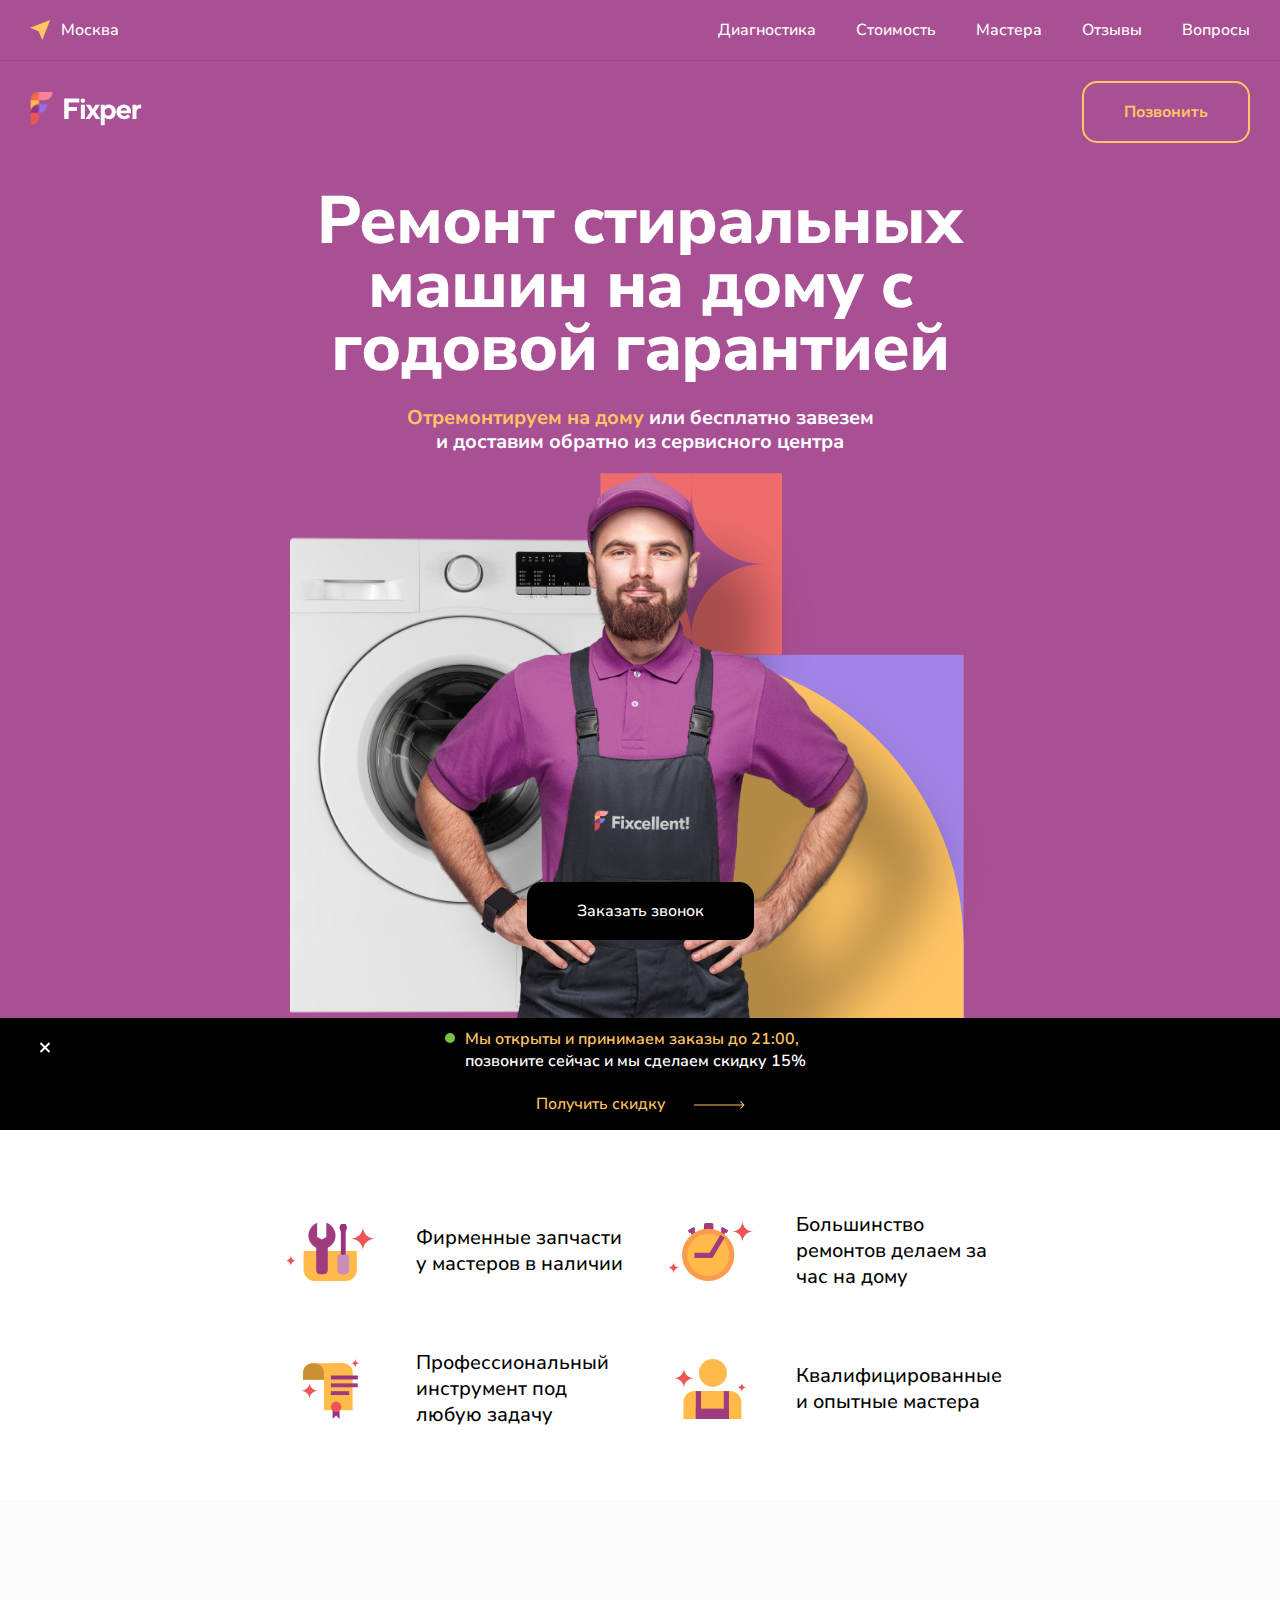
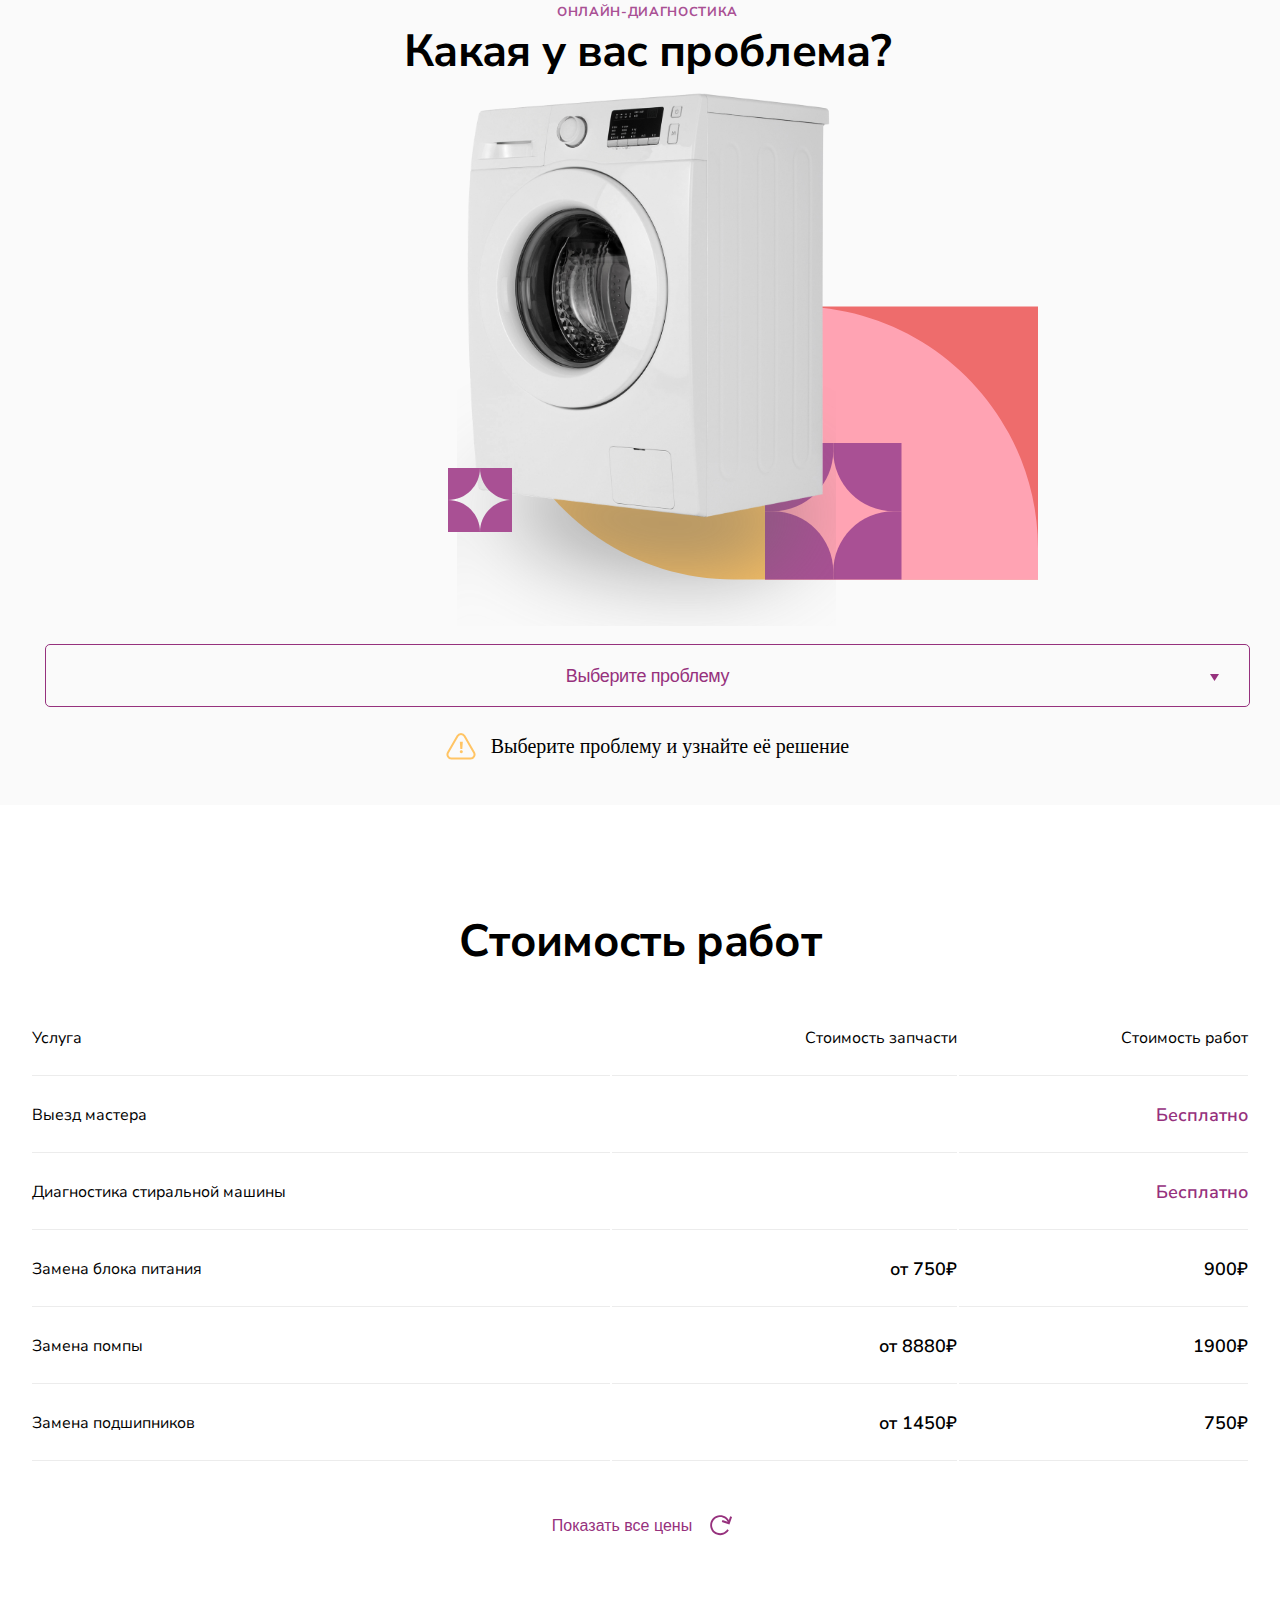
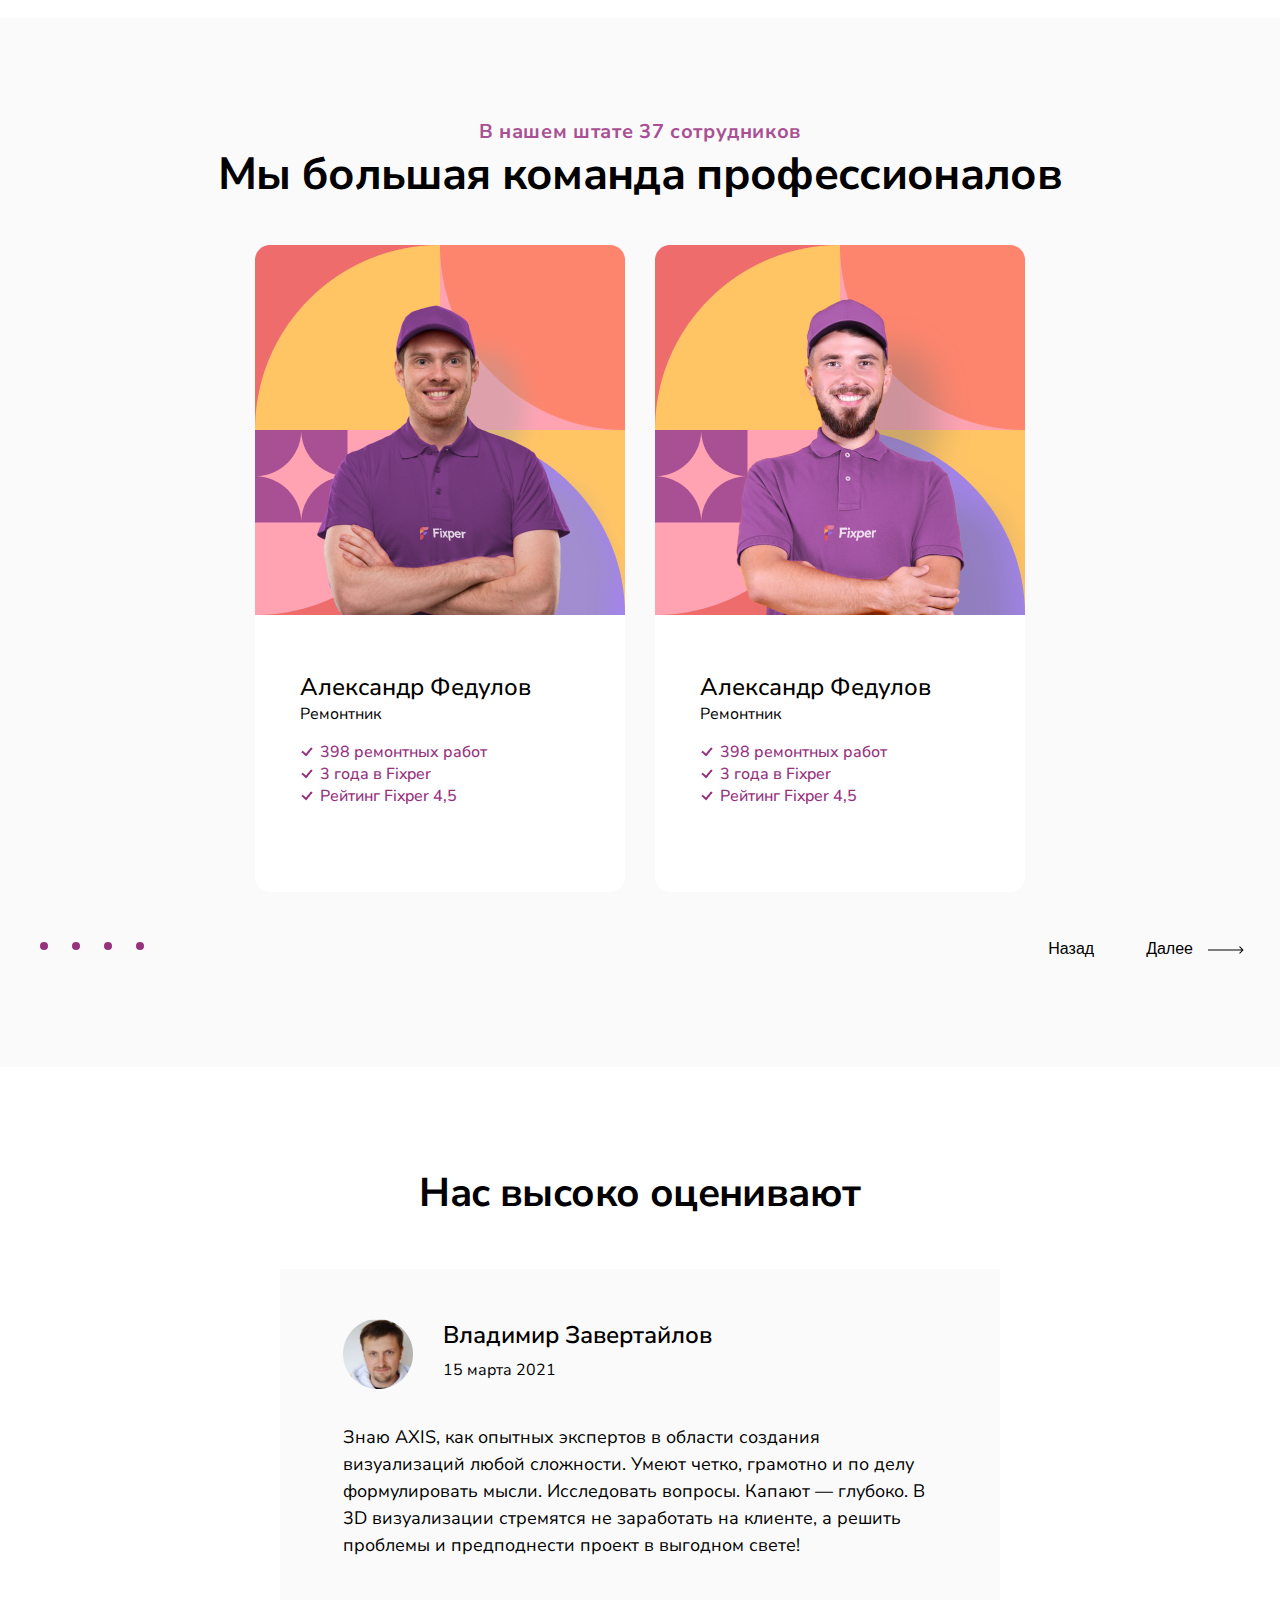
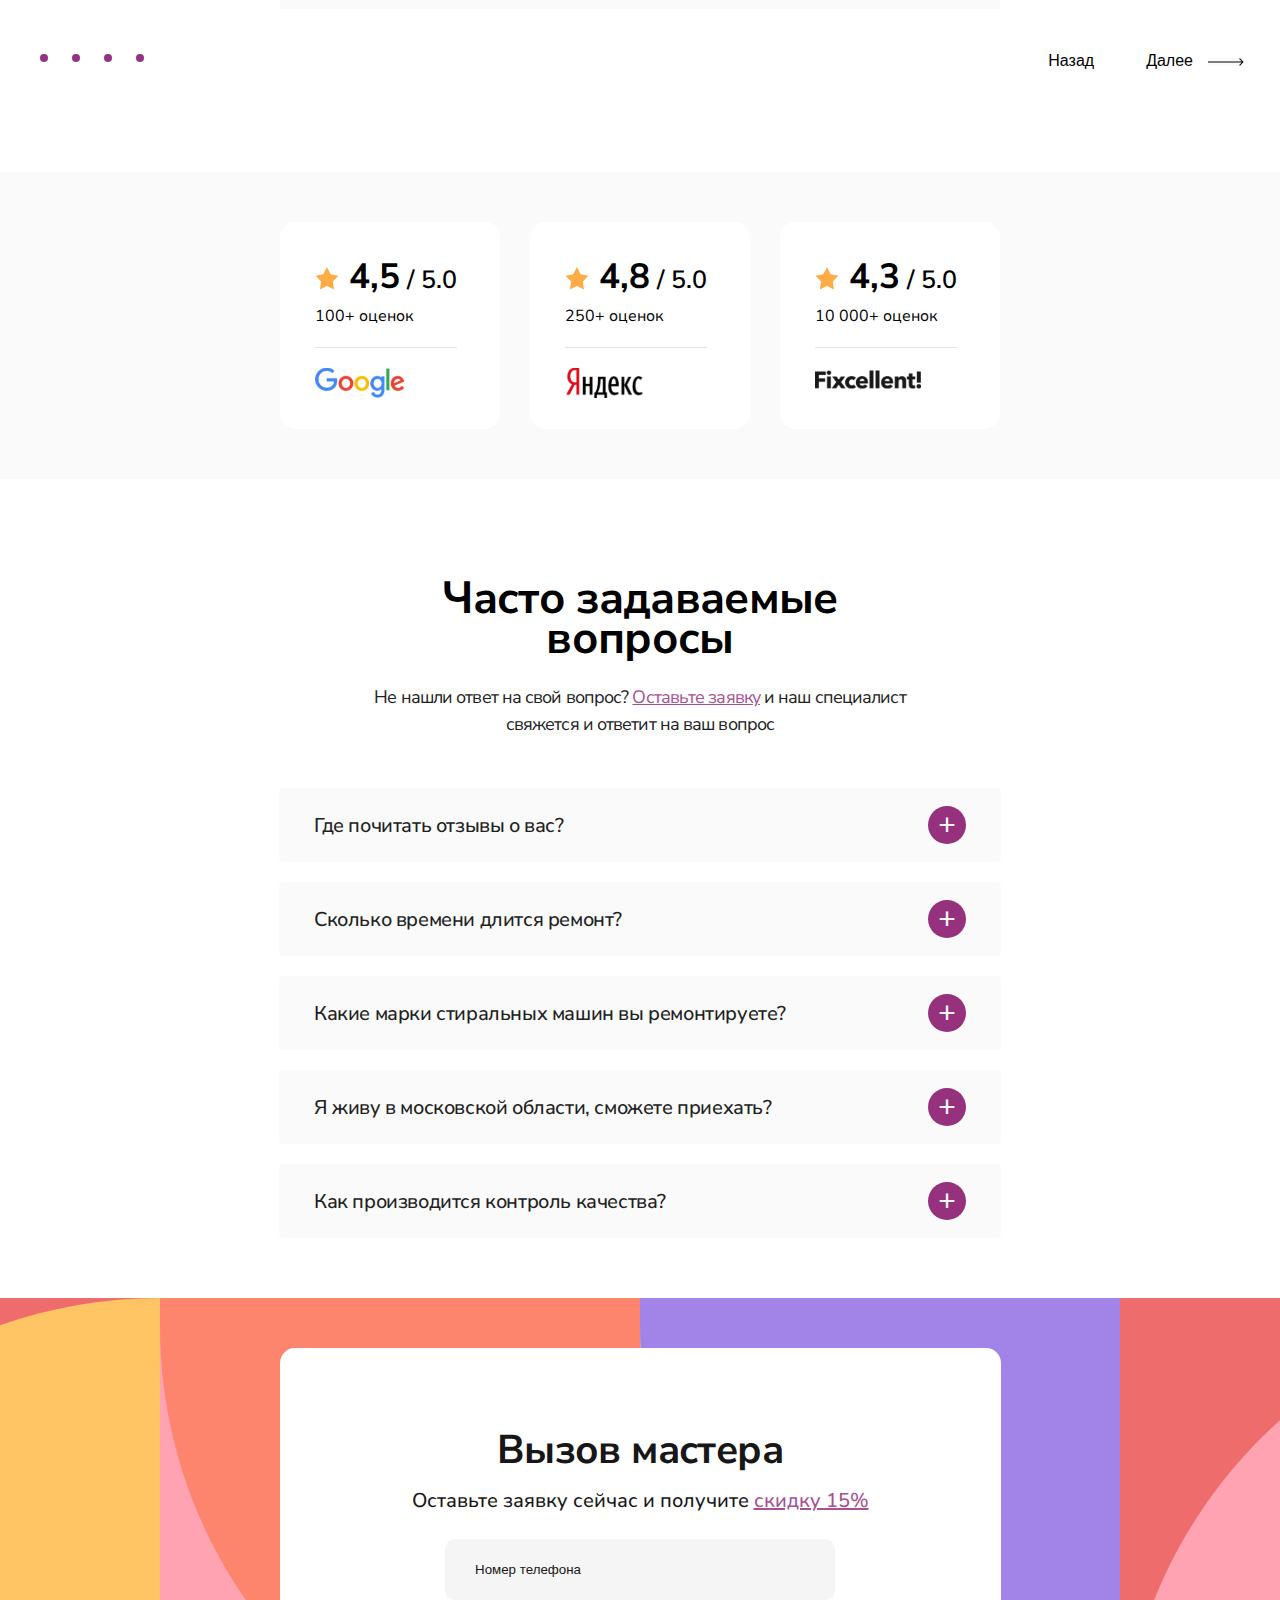
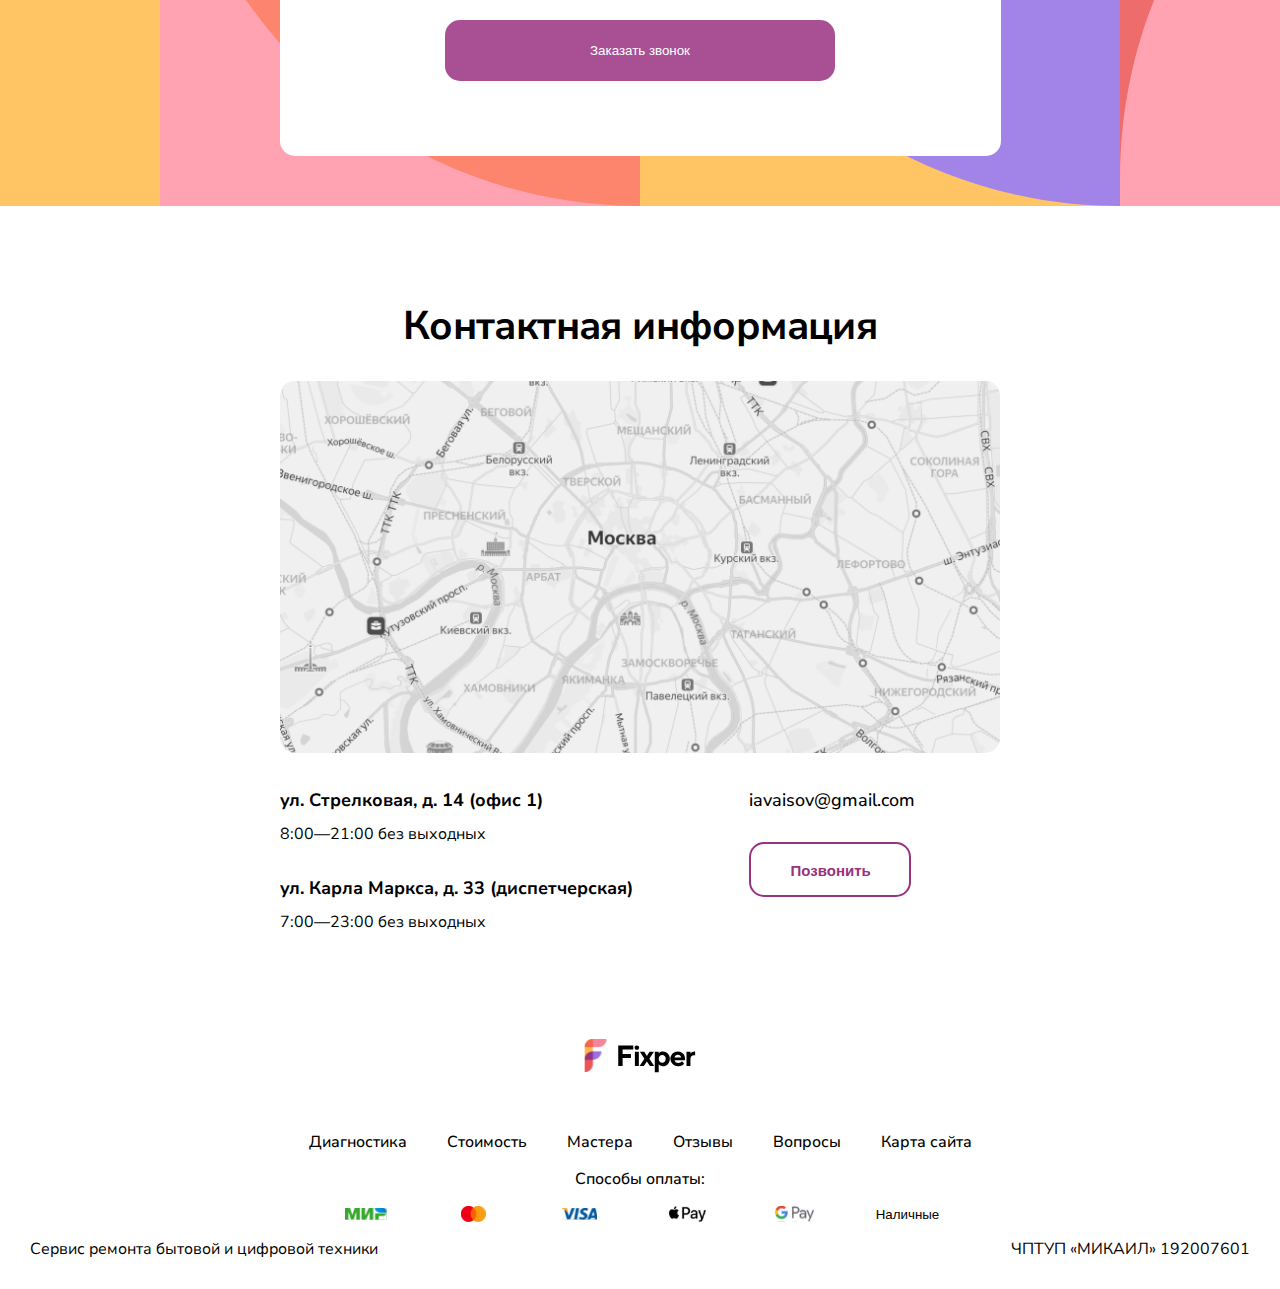
<file: page.html>
<!DOCTYPE html>
<html lang="ru">
<head>
	<meta charset="UTF-8">
	<meta name="viewport" content="width=device-width, initial-scale=1.0">
	<title>Fixper</title>
	<link rel="stylesheet" href="styles/styles.css">
	<link media="(max-width: 1439px)" rel="stylesheet" href="styles/tablet.css">
	<link media="(max-width: 779px)" rel="stylesheet" href="styles/mobile.css">
</head>
<body>
	<header class="header">
		<ul class="header__list">
			<li class="header__list_logo"><a href="#" class="header__list__item">
				<svg class="logo" width="112" height="34" viewBox="0 0 112 34" fill="none" xmlns="http://www.w3.org/2000/svg" xmlns:xlink="http://www.w3.org/1999/xlink">
					<path d="M34.2265 6.52711H49.2885V10.4818H38.6238V15.0075H46.9471V18.9622H38.6238V27H34.2265V6.52711ZM54.8365 12.6661V27H50.8818V12.6661H54.8365ZM54.4938 6.98396C54.9126 7.38371 55.122 7.91671 55.122 8.58296C55.122 9.23969 54.9126 9.76794 54.4938 10.1677C54.0751 10.5674 53.504 10.7673 52.7806 10.7673C52.1144 10.7673 51.5814 10.5674 51.1816 10.1677C50.7914 9.76794 50.5963 9.23969 50.5963 8.58296C50.5963 7.91671 50.7962 7.38371 51.1959 6.98396C51.5957 6.58421 52.1239 6.38434 52.7806 6.38434C53.504 6.38434 54.0751 6.58421 54.4938 6.98396ZM62.8829 22.4743L59.8134 27H55.5732L60.3987 19.6903L55.8587 12.6661H60.2559L62.8829 16.9063L65.5098 12.6661H69.907L65.367 19.6903L70.1926 27H65.9524L62.8829 22.4743ZM78.9528 27.2855C78.1343 27.2855 77.3681 27.119 76.6543 26.7858C75.9499 26.4432 75.4502 26.1053 75.1552 25.7722L74.7126 25.244V33.139H70.7722V12.6661H74.7126V14.4222C74.7507 14.3651 74.8078 14.2937 74.8839 14.208C74.9696 14.1224 75.1409 13.9653 75.3979 13.7369C75.6644 13.4989 75.9499 13.2895 76.2545 13.1087C76.5591 12.9183 76.9541 12.7518 77.4395 12.609C77.9249 12.4567 78.4293 12.3806 78.9528 12.3806C80.8088 12.3806 82.4173 13.1039 83.7784 14.5507C85.1489 15.9878 85.8342 17.7487 85.8342 19.8331C85.8342 21.9175 85.1489 23.683 83.7784 25.1297C82.4173 26.5669 80.8088 27.2855 78.9528 27.2855ZM80.7089 17.0063C80.0331 16.2639 79.205 15.8927 78.2247 15.8927C77.2539 15.8927 76.4258 16.2639 75.7405 17.0063C75.0553 17.7391 74.7126 18.6814 74.7126 19.8331C74.7126 20.9847 75.0553 21.9317 75.7405 22.6741C76.4258 23.4165 77.2539 23.7877 78.2247 23.7877C79.205 23.7877 80.0331 23.4165 80.7089 22.6741C81.3941 21.9317 81.7368 20.9847 81.7368 19.8331C81.7368 18.6814 81.3941 17.7391 80.7089 17.0063ZM100.89 21.1465H90.5113C90.6636 21.927 91.0776 22.5885 91.7534 23.131C92.4291 23.664 93.281 23.9305 94.3089 23.9305C95.0513 23.9305 95.7366 23.7877 96.3648 23.5022C97.0025 23.2071 97.4498 22.9121 97.7068 22.617L98.1208 22.1745L100.162 24.8014L99.9054 25.0584C99.7817 25.1821 99.5247 25.3867 99.1345 25.6723C98.7442 25.9578 98.3302 26.2148 97.8924 26.4432C97.4546 26.6621 96.8835 26.8572 96.1792 27.0286C95.4844 27.1999 94.7658 27.2855 94.0234 27.2855C91.9199 27.2855 90.1258 26.5574 88.641 25.1012C87.1562 23.6354 86.4139 21.8794 86.4139 19.8331C86.4139 17.7867 87.1467 16.0354 88.6125 14.5792C90.0782 13.1135 91.8343 12.3806 93.8806 12.3806C95.9269 12.3806 97.6306 13.0659 98.9917 14.4364C100.353 15.7975 101.033 17.5012 101.033 19.5475L100.89 21.1465ZM95.9936 16.4923C95.4225 15.9974 94.7182 15.7499 93.8806 15.7499C93.043 15.7499 92.3292 15.9926 91.7391 16.478C91.1585 16.9634 90.7492 17.5964 90.5113 18.3768H97.0929C96.9406 17.6154 96.5742 16.9872 95.9936 16.4923ZM111.136 12.5234V16.478C110.84 16.3828 110.403 16.3305 109.822 16.321C108.785 16.321 107.961 16.6493 107.352 17.3061C106.753 17.9628 106.453 18.9051 106.453 20.1329V27H102.512V12.6661H106.453V14.4222C106.567 14.2889 106.729 14.1176 106.938 13.9082C107.148 13.6893 107.604 13.4038 108.309 13.0516C109.023 12.6994 109.77 12.5234 110.55 12.5234H111.136Z" fill="white"/>
					<rect width="23.1" height="33" fill="url(#pattern0)"/>
					<defs>
						<pattern id="pattern0" patternContentUnits="objectBoundingBox" width="1" height="1">
							<use xlink:href="#image0_0_1" transform="matrix(0.00473037 0 0 0.00331126 0.0293283 0)"/>
						</pattern>
						<image id="image0_0_1" width="199" height="302" xlink:href="[data-uri]"/>
					</defs>
				</svg>
			</a></li>

			<li class="header__list_nav">
				<nav>
					<ul class="header__nav">
						<li><a href="#" class="header__nav__item">
							<span class="header__nav__label">Диагностика</span>
						</a></li>

						<li><a href="#" class="header__nav__item">
							<span class="header__nav__label">Стоимость</span>
						</a></li>

						<li><a href="#" class="header__nav__item">
							<span class="header__nav__label">Мастера</span>
						</a></li>

						<li><a href="#" class="header__nav__item">
							<span class="header__nav__label">Отзывы</span>
						</a></li>

						<li><a href="#" class="header__nav__item">
							<span class="header__nav__label">Вопросы</span>
						</a></li>
					</ul>
				</nav>
			</li>

			<li class="header__list__item_box">
				<div class="geo pointer">
					<svg width="21" height="20" viewBox="0 0 21 20" fill="none" xmlns="http://www.w3.org/2000/svg">
						<path fill-rule="evenodd" clip-rule="evenodd" d="M0 7.86111L8.55254 11.1944L12.3107 20L20.1171 0L0 7.86111Z" fill="#FFC464"/>
					</svg>
					<span class="header__list__label">Москва</span>
				</div>
				<button class="call pointer">Позвонить</button>
			</li>
		</ul>

		<div class="header__background">
			<svg class="header__graphic"width="450" height="673" viewBox="0 0 450 673" fill="none" xmlns="http://www.w3.org/2000/svg">
				<rect width="448.5" height="448.5" transform="matrix(-1 0 0 1 449.25 224.5)" fill="#A284E8"/>
				<path d="M449.25 584.5C449.25 385.678 288.072 224.5 89.25 224.5H0.75V673H449.25V584.5Z" fill="#FFC464"/>
				<path d="M225 0.25H112.875V22.375C112.875 72.0806 153.169 112.375 202.875 112.375H225V0.25Z" fill="#EE6C6C"/>
				<path d="M112.875 0.25H0.749931V112.375H22.875C72.5806 112.375 112.875 72.0806 112.875 22.375V0.25Z" fill="#EE6C6C"/>
				<path d="M225 112.375H202.875C153.169 112.375 112.875 152.669 112.875 202.375V224.5H225V112.375Z" fill="#EE6C6C"/>
				<path d="M112.875 202.375C112.875 152.669 72.5806 112.375 22.875 112.375H0.749931V224.5H112.875V202.375Z" fill="#EE6C6C"/>
			</svg>
			<img src="images/repairman.png" alt="repairman" class="header__repairman">
			<img src="images/washer.png" alt="washer" class="header__washer">
		</div>
		
		<div class="offer">
			<span class="offer__title">Ремонт стиральных машин на дому c годовой гарантией</span>
			<span class="offer__description">
				<span class="offer__description_color">Отремонтируем на дому</span>
				или бесплатно завезем и доставим обратно из сервисного центра
			</span>
			<button class="offer__button pointer">
				Заказать звонок
			</button>
		</div>
	</header>

	<ul class="discount_banner">
		<div class="discount_banner__wrap">
			<li>
				<button class="discount_banner__cross pointer">
					<svg width="12" height="11" viewBox="0 0 12 11" fill="none" xmlns="http://www.w3.org/2000/svg">
						<path d="M1.5 1L10.5 10" stroke="white" stroke-width="2"/>
						<path d="M10.5 1L1.5 10" stroke="white" stroke-width="2"/>
					</svg>
				</button>
			</li>
			<li class="discount_banner_center">
				<svg class="discount_banner__circle" width="10" height="10" viewBox="0 0 10 10" fill="none" xmlns="http://www.w3.org/2000/svg">
					<circle cx="5" cy="5" r="5" fill="#78C23E"/>
				</svg>
				<span class="discount_banner__text">
					<span class="discount_banner__text_color">Мы открыты и принимаем заказы до 21:00, </span>
					позвоните сейчас и мы сделаем скидку 15%
				</span>
			</li>
			<li class="discount_banner_right">
				<a href="#" class="discount_banner__link">
					<span class="discount_banner__link__text">Получить скидку</span>
					<svg class="discount_banner__link__arrow" width="51" height="8" viewBox="0 0 51 8" fill="none" xmlns="http://www.w3.org/2000/svg">
						<path d="M50.3536 4.35355C50.5488 4.15829 50.5488 3.84171 50.3536 3.64645L47.1716 0.464466C46.9763 0.269204 46.6597 0.269204 46.4645 0.464466C46.2692 0.659728 46.2692 0.976311 46.4645 1.17157L49.2929 4L46.4645 6.82843C46.2692 7.02369 46.2692 7.34027 46.4645 7.53553C46.6597 7.7308 46.9763 7.7308 47.1716 7.53553L50.3536 4.35355ZM0 4.5H50V3.5H0V4.5Z" fill="#FFC464"/>
					</svg>
				</a>
			</li>
		</div>
	</ul>

	<div class="main">
		<section class="advantages">
			<article class="advantages__block">
				<svg xmlns="http://www.w3.org/2000/svg" width="112" height="75" viewBox="0 0 112 75" fill="none">
				  <path d="M22.9839 37.5H89.5161V61C89.5161 68.732 83.2481 75 75.5161 75H36.9839C29.2519 75 22.9839 68.732 22.9839 61V37.5Z" fill="#FFBA4A"/>
				  <path d="M65.3228 42.3389H79.8389V61.5324C79.8389 64.2938 77.6003 66.5324 74.8389 66.5324H70.3227C67.5613 66.5324 65.3228 64.2938 65.3228 61.5324V42.3389Z" fill="#CA8CBB"/>
				  <path d="M38.7095 31.4517H53.2256V61.5323C53.2256 64.2937 50.987 66.5323 48.2256 66.5323H43.7095C40.948 66.5323 38.7095 64.2937 38.7095 61.5323V31.4517Z" fill="#A03C7D"/>
				  <circle cx="45.9677" cy="18.1454" r="16.9355" fill="#A03C7D"/>
				  <path d="M69.5567 13.4703V42.3386H75.6051V13.4703L77.4196 8.22158L75.6051 3.62891H69.5567L67.7422 8.22158L69.5567 13.4703Z" fill="#993280"/>
				  <path d="M45.9678 22.9839L39.9194 19.9597V1.20968V0.604839V0H51.4114V19.9597L45.9678 22.9839Z" fill="white"/>
				  <path fill-rule="evenodd" clip-rule="evenodd" d="M14.081 42.3389H0V56.4199H0.000102251V49.3797C3.87992 49.3797 7.02674 52.518 7.04055 56.3946C7.05434 52.5263 10.1877 49.3932 14.056 49.3797C10.1878 49.3663 7.0545 46.2333 7.04055 42.3652C7.02637 46.2415 3.87969 49.3794 0.000102251 49.3794V42.3389H7.0406V42.3393H14.081V42.3389Z" fill="#EB5555"/>
				  <path fill-rule="evenodd" clip-rule="evenodd" d="M82.2578 22.1206C90.4534 22.1202 97.0996 15.4864 97.1199 7.29547C97.1402 15.4866 103.787 22.1206 111.983 22.1206V7.25781H111.983V36.9834H111.983V22.1209C103.774 22.1209 97.12 28.7751 97.1198 36.9834H97.1195C97.1193 28.7754 90.4657 22.1215 82.2578 22.1209V22.1206Z" fill="#EB5555"/></svg>
				<span class="advantages__text">
					Фирменные запчасти у мастеров в наличии
				</span>
			</article>

			<article class="advantages__block">
				<svg xmlns="http://www.w3.org/2000/svg" width="105" height="74" viewBox="0 0 105 74" fill="none">
				  <rect x="44.3984" y="2.50391" width="11.7207" height="9.37653" rx="2.34413" fill="#A03C7D"/>
				  <rect x="67.832" y="8.93994" width="5.26259" height="7.01679" rx="0.877099" transform="rotate(30 67.832 8.93994)" fill="#A03C7D"/>
				  <path d="M66.497 7.95197C66.7392 7.53246 67.2756 7.38873 67.6951 7.63093L73.7089 11.103C74.1284 11.3452 74.2722 11.8816 74.03 12.3011L72.4258 15.0796L64.8928 10.7305L66.497 7.95197Z" fill="#A03C7D"/>
				  <rect width="5.26259" height="7.01679" rx="0.877099" transform="matrix(-0.866025 0.5 0.5 0.866025 31.1094 9.21924)" fill="#A03C7D"/>
				  <path d="M32.4454 7.95197C32.2032 7.53246 31.6668 7.38873 31.2472 7.63093L25.2335 11.103C24.814 11.3452 24.6702 11.8816 24.9124 12.3011L26.5166 15.0796L34.0496 10.7305L32.4454 7.95197Z" fill="#A03C7D"/>
				  <circle cx="49.6732" cy="41.768" r="32.2318" fill="#FFBA4A"/>
				  <circle cx="49.6732" cy="41.768" r="29.1051" stroke="#EB5555" stroke-opacity="0.3" stroke-width="6.25352"/>
				  <path fill-rule="evenodd" clip-rule="evenodd" d="M91.9999 0C92 7.17968 97.8202 13 105 13V0H105V26H105V13.0003C97.8203 13.0003 92.0001 18.8204 91.9999 26H91.9993C91.9991 18.8207 86.1793 13.0007 79 13.0003V13C86.1794 12.9996 91.9993 7.17948 91.9993 0H91.9999Z" fill="#EB5555"/>
				  <path fill-rule="evenodd" clip-rule="evenodd" d="M0 57.5892V57.5901C3.88168 57.5903 7.02856 60.7362 7.03033 64.6175C7.03209 60.736 10.1791 57.5901 14.061 57.5901V64.6199H14.0613V50.5586H7.03014C7.03014 54.4413 3.88268 57.589 0 57.5892ZM7.03032 50.559H14.061V57.5896C10.1781 57.5896 7.03032 54.4419 7.03032 50.559Z" fill="#EB5555"/>
				  <path d="M32.6777 42.3543H53.1889C53.1889 42.3543 61.364 28.6017 67.3143 18.7607" stroke="#A03C7D" stroke-width="6.25352"/></svg>
				<span class="advantages__text">
					Большинство ремонтов делаем за час на дому
				</span>
			</article>

			<article class="advantages__block">
				<svg xmlns="http://www.w3.org/2000/svg" width="73" height="75" viewBox="0 0 73 75" fill="none">
				  <path fill-rule="evenodd" clip-rule="evenodd" d="M61.9566 0H61.9565V5.43505C64.9573 5.43505 67.39 7.867 67.3913 10.8675C67.3926 7.867 69.8254 5.43505 72.8261 5.43505C69.8285 5.43505 67.3977 3.0082 67.3913 0.0120896C67.3848 3.00808 64.9541 5.43478 61.9566 5.43478V0ZM67.3914 0V0.00026537H72.8261L72.8261 0H67.3914Z" fill="#EB5555"/>
				  <path fill-rule="evenodd" clip-rule="evenodd" d="M10.326 29.3478V29.3477H0V39.674C5.70256 39.6743 10.3253 44.2972 10.3255 49.9998H10.326C10.3261 44.297 14.9492 39.674 20.6521 39.674V49.9998H20.6522V29.3477H20.6521V39.6737C14.9676 39.6737 10.3558 35.0804 10.3261 29.4028C10.2965 35.0804 5.68476 39.6738 0.000190046 39.6738V29.3478H10.326Z" fill="#EB5555"/>
				  <path d="M2.17383 17.4346C2.17383 10.8072 7.54641 5.43457 14.1738 5.43457H52.1304C58.7578 5.43457 64.1303 10.8072 64.1303 17.4346V26.0867H2.17383V17.4346Z" fill="#FFBA4A"/>
				  <path d="M28.2607 17.4346C28.2607 10.8071 33.6333 5.43457 40.2607 5.43457H52.1303C58.7577 5.43457 64.1303 10.8072 64.1303 17.4346V64.1302H28.2607V17.4346Z" fill="#FFBA4A"/>
				  <path d="M2.17383 17.4346C2.17383 10.8072 7.54641 5.43457 14.1738 5.43457H16.2608C22.8882 5.43457 28.2608 10.8072 28.2608 17.4346V26.0867H2.17383V17.4346Z" fill="#C99035"/>
				  <rect x="36.9565" y="20.6523" width="33.6957" height="4.8913" fill="#993280"/>
				  <rect x="36.9565" y="30.4346" width="33.6957" height="4.8913" fill="#A03C7D"/>
				  <rect x="36.9565" y="40.2173" width="22.8261" height="4.8913" fill="#A03C7D"/>
				  <path d="M39.1304 74.9999V64.1304H47.826V74.9999L43.4782 70.6521L39.1304 74.9999Z" fill="#993280"/>
				  <circle cx="43.4783" cy="59.7825" r="6.52174" fill="#EB5555"/></svg>
				<span class="advantages__text">
					Профессиональный инструмент под любую задачу
				</span>
			</article>

			<article class="advantages__block">
				<svg xmlns="http://www.w3.org/2000/svg" width="91" height="75" viewBox="0 0 91 75" fill="none">
				  <path d="M11.6377 54.0864C11.6377 46.3544 17.9057 40.0864 25.6377 40.0864H70.0515C77.7835 40.0864 84.0515 46.3544 84.0515 54.0864V75.0002H11.6377V54.0864Z" fill="#FFBA4A"/>
				  <path fill-rule="evenodd" clip-rule="evenodd" d="M90.5197 29.7412H78.8794V41.3815H78.8796V35.5616C82.0863 35.5616 84.6872 38.1549 84.6997 41.3586C84.7121 38.1549 87.3131 35.5616 90.5197 35.5616V35.5616C87.3054 35.5615 84.6996 32.9558 84.6996 29.7414H90.5197V29.7412ZM84.6996 29.7414C84.6996 32.9557 82.0938 35.5614 78.8795 35.5614V29.7413H84.6996L84.6996 29.7414Z" fill="#EB5555"/>
				  <path fill-rule="evenodd" clip-rule="evenodd" d="M12.2859 11.6377C12.2859 18.4234 17.7868 23.9242 24.5725 23.9242V11.6377H24.5732V36.2109H24.5725V23.9245C17.7869 23.9245 12.286 29.4253 12.2859 36.2109H12.2857C12.2855 29.4256 6.78519 23.925 0 23.9245V23.9243C6.78535 23.9239 12.2858 18.4232 12.2858 11.6378H0V11.6377H12.2859Z" fill="#EB5555"/>
				  <circle cx="48.4916" cy="17.4569" r="17.4569" fill="#FFBA4A"/>
				  <rect x="27.1553" y="62.0688" width="41.3793" height="12.931" fill="#A03C7D"/>
				  <rect x="62.0688" y="40.0864" width="6.46552" height="34.9138" fill="#A03C7D"/>
				  <rect x="27.1553" y="40.0864" width="6.46552" height="34.9138" fill="#A03C7D"/></svg>
				<span class="advantages__text">
					Квалифицированные и опытные мастера
				</span>
			</article>
		</section>

		<section class="problem">	
			<header class="problem__header">
				<span class="problem__header_description">Онлайн-диагностика</span>
				<h2 class="problem__header_title">Какая у вас проблема?</h1>
			</header>

			<article class="problem__selection">
				<div class="problem__selection__buttons">
					<button class="problem__selection__button pointer">Не включается</button>
					<button class="problem__selection__button pointer">Не выключается</button>
					<button class="problem__selection__button pointer">Не нагревает воду</button>
					<button class="problem__selection__button pointer">Все работет, но мне скучно и я хочу пообщаться с мастером</button>
					<button class="problem__selection__button pointer">Не крутится барабан</button>
					<button class="problem__selection__button pointer">Не работает кнопка включения</button>
					<button class="problem__selection__button pointer">Не выключается</button>
					<button class="problem__selection__button pointer">Иная проблема</button>
					<button class="problem__selection__button pointer">Не крутится барабан</button>
					<button class="problem__selection__button pointer">Не крутится барабан</button>
					<button class="problem__selection__button pointer">Не работает кнопка включения</button>
				</div>

				<div class="problem__selection__dropdown ">	
					<button class="problem__selection__dropdown__button pointer">Выберите проблему</button>
				</div>

				<div class="problem__selection__hint">
					<svg class="problem__selection__hint__svg" width="30" height="27" viewBox="0 0 30 27" fill="none" xmlns="http://www.w3.org/2000/svg">
						<path d="M18.4641 3C16.9245 0.333335 13.0755 0.333328 11.5359 3L2.00962 19.5C0.470019 22.1667 2.39451 25.5 5.47372 25.5H24.5263C27.6055 25.5 29.53 22.1667 27.9904 19.5L18.4641 3Z" stroke="#FFC464" stroke-width="2"/>
						<path d="M13.832 8.8H16.808L16.312 16.112H14.328L13.832 8.8ZM15.32 20.128C14.8827 20.128 14.5147 19.9893 14.216 19.712C13.928 19.424 13.784 19.0773 13.784 18.672C13.784 18.2667 13.928 17.9307 14.216 17.664C14.504 17.3867 14.872 17.248 15.32 17.248C15.768 17.248 16.136 17.3867 16.424 17.664C16.712 17.9307 16.856 18.2667 16.856 18.672C16.856 19.0773 16.7067 19.424 16.408 19.712C16.12 19.9893 15.7573 20.128 15.32 20.128Z" fill="#FFC464"/>
					</svg>
					<span class="problem__selection__hint__text">Выберите проблему и узнайте её решение</span>
				</div>
			</article>

			<article class="problem__background">
				<svg class="problem__background__graphic" width="406" height="812" viewBox="0 0 406 812" fill="none" xmlns="http://www.w3.org/2000/svg">
					<rect x="406" y="406" width="406" height="406" transform="rotate(180 406 406)" fill="#EE6C6C"/>
					<path d="M406 406L-6.10352e-05 406L-6.50566e-05 360C-8.24382e-05 161.177 161.177 -3.96321e-05 360 -5.70137e-05L405.999 -6.10352e-05L406 406Z" fill="#FFA3B3"/>
					<path d="M406 452C406 650.822 244.823 812 46.0001 812L0.000427246 812L0.000391752 406L406 406L406 452Z" fill="#FFC464"/>
					<path d="M406 405.999L304.5 405.999L304.5 394.499C304.5 344.793 344.794 304.499 394.5 304.499L406 304.499L406 405.999Z" fill="#A95094"/>
					<path d="M304.5 406L203 406L203 304.5L214.5 304.5C264.205 304.5 304.5 344.794 304.5 394.5L304.5 406Z" fill="#A95094"/>
					<path d="M406 304.5L394.5 304.5C344.794 304.5 304.5 264.205 304.5 214.5L304.5 203L406 203L406 304.5Z" fill="#A95094"/>
					<path d="M304.5 214.5C304.5 264.205 264.205 304.5 214.5 304.5L203 304.5L203 203L304.5 203L304.5 214.5Z" fill="#A95094"/>
				</svg>
				<img src="images/washer_problem.png" alt="стиральная машина" class="problem__background__washer">
				<svg class="problem__background__square-star" xmlns="http://www.w3.org/2000/svg" width="82" height="82" viewBox="0 0 82 82" fill="none">
				  <path d="M82 82L41 82C41 59.3563 59.3563 41 82 41L82 82Z" fill="#A95094"/>
				  <path d="M41 82L0 82L-3.58433e-06 41C22.6437 41 41 59.3563 41 82Z" fill="#A95094"/>
				  <path d="M82 41C59.3563 41 41 22.6437 41 3.79166e-05L82 3.43323e-05L82 41Z" fill="#A95094"/>
				  <path d="M41 3.43323e-05C41 22.6437 22.6437 41 0 41L-3.58433e-06 3.79166e-05L41 3.43323e-05Z" fill="#A95094"/>
				</svg>
			</article>
		</section>

		<section class="price">
			<header>
				<h2 class="price__header">Стоимость работ</h1>
			</header>

			<table class="price__table price__table_global">
				<tr class="price__table__row price__table__row_global">
					<th class="price__table_left">Услуга</th>
					<th>Стоимость запчасти</th>
					<th>Стоимость работ</th>
				</tr>
				<tr class="price__table__row price__table__row_global">
					<td class="price__table_left">Выезд мастера</td>
					<td class="price__table__price"></td>
					<td class="price__table__price price__table__price_free">Бесплатно</td>
				</tr>
				<tr class="price__table__row price__table__row_global">
					<td class="price__table_left">Диагностика стиральной машины</td>
					<td class="price__table__price"></td>
					<td class="price__table__price price__table__price_free">Бесплатно</td>
				</tr>
				<tr class="price__table__row price__table__row_global">
					<td class="price__table_left">Замена блока питания</td>
					<td class="price__table__price">от 750₽</td>
					<td class="price__table__price">900₽</td>
				</tr>
				<tr class="price__table__row price__table__row_global">
					<td class="price__table_left">Замена помпы</td>
					<td class="price__table__price">от 8880₽</td>
					<td class="price__table__price">1900₽</td>
				</tr>
				<tr class="price__table__row price__table__row_global">
					<td class="price__table_left">Замена подшипников</td>
					<td class="price__table__price">от 1450₽</td>
					<td class="price__table__price">750₽</td>
				</tr>
			</table>

			<table class="price__table price__table_mobile">
				<tr class="price__table__row">
					<tr class="price__table__row">
						<td class="price__table_left price__table__name">Выезд мастера</td>
					</tr>
					<tr class="price__table__row price__table__row_global">
						<td class="price__table_left">Стоимость работ</td>
						<td class="price__table__price price__table__price_free">Бесплатно</td>
					</tr>
				</tr>
				<tr class="price__table__row">
					<tr class="price__table__row">
						<td class="price__table_left price__table__name">Диагностика стиральной машины</td>
					</tr>
					<tr class="price__table__row price__table__row_global">
						<td class="price__table_left">Стоимость работ</td>
						<td class="price__table__price price__table__price_free">Бесплатно</td>
					</tr>
				</tr>
				<tr class="price__table__row">
					<tr class="price__table__row">
						<td class="price__table_left price__table__name">Замена блока питания</td>
					</tr>
					<tr class="price__table__row">
						<td class="price__table_left">Стоимость работ</td>
						<td class="price__table__price">900₽</td>
					</tr>
					<tr class="price__table__row price__table__row_global">
						<td class="price__table_left">Стоимость запчасти</td>
						<td class="price__table__price">от 750₽</td>
					</tr>
				</tr>
				<tr class="price__table__row">
					<tr class="price__table__row">
						<td class="price__table_left price__table__name">Замена помпы</td>
					</tr>
					<tr class="price__table__row">
						<td class="price__table_left">Стоимость работ</td>
						<td class="price__table__price">1900₽</td>
					</tr>
					<tr class="price__table__row price__table__row_global">
						<td class="price__table_left">Стоимость запчасти</td>
						<td class="price__table__price">от 8880₽</td>
					</tr>
				</tr>
				<tr class="price__table__row">
					<tr class="price__table__row">
						<td class="price__table_left price__table__name">Замена подшипников</td>
					</tr>
					<tr class="price__table__row">
						<td class="price__table_left">Стоимость работ</td>
						<td class="price__table__price">750₽</td>
					</tr>
					<tr class="price__table__row price__table__row_global">
						<td class="price__table_left">Стоимость запчасти</td>
						<td class="price__table__price">от 1450₽</td>
					</tr>
				</tr>
			</table>

			<div class="price__show pointer">
				<button class="price__show__button pointer">
					Показать все цены
				</button>
				<svg xmlns="http://www.w3.org/2000/svg" width="26" height="25" viewBox="0 0 26 25" fill="none">
				  <path d="M21.8661 9.68178C21.2871 7.44184 19.9494 5.47194 18.0809 4.10773C16.2123 2.74352 13.9286 2.0694 11.6187 2.20025C9.30889 2.33109 7.11586 3.25879 5.41333 4.82529C3.7108 6.39179 2.6041 8.50015 2.2818 10.7911C1.9595 13.0821 2.44154 15.414 3.64579 17.3894C4.85003 19.3649 6.70198 20.8616 8.88607 21.6247C11.0702 22.3877 13.4513 22.3699 15.6237 21.5742C17.7961 20.7784 19.6254 19.2541 20.7999 17.2608L19.2021 16.3193C18.2454 17.9429 16.7554 19.1846 14.9858 19.8328C13.2163 20.4809 11.2768 20.4955 9.49774 19.8739C7.7187 19.2524 6.2102 18.0332 5.22929 16.4241C4.24837 14.815 3.85573 12.9156 4.11825 11.0495C4.38078 9.18338 5.28224 7.46602 6.66903 6.19004C8.05582 4.91406 9.84214 4.1584 11.7236 4.05182C13.6051 3.94524 15.4653 4.49434 16.9873 5.60555C18.5094 6.71676 19.599 8.32134 20.0706 10.1459L21.8661 9.68178Z" fill="#96317D"/>
				  <path d="M14.1279 8.02246L20.8234 10.2965L23.0974 3.60104" stroke="#96317D" stroke-width="2"/>
				</svg>
			</div>
		</section>

		<section class="team">
			<header class="team__header">
				<span class="team__header_description">В нашем штате 37 сотрудников</span>
				<h2 class="team__header_title">Мы большая команда профессионалов</h1>
			</header>

			<div class="team__wrap">
				<article class="team__card">
					<img src="images/repairman1.png" alt="Работник" class="team__card__picture">
					<div class="team__card__block">
						<h3 class="team__card__name">Александр Федулов</h3>
						<span class="team__card__proffesion">Ремонтник</span>
						<ul class="team__card__list">
							<li class="team__card__item">398 ремонтных работ</li>
							<li class="team__card__item">3 года в Fixper</li>
							<li class="team__card__item">Рейтинг Fixper 4,5</li>
						</ul>
					</div>	
				</article>
				<article class="team__card">
					<img src="images/repairman2.png" alt="Работник" class="team__card__picture">
					<div class="team__card__block">
						<h3 class="team__card__name">Александр Федулов</h3>
						<span class="team__card__proffesion">Ремонтник</span>
						<ul class="team__card__list">
							<li class="team__card__item">398 ремонтных работ</li>
							<li class="team__card__item">3 года в Fixper</li>
							<li class="team__card__item">Рейтинг Fixper 4,5</li>
						</ul>
					</div>
				</article>
				<article class="team__card">
					<img src="images/repairman1.png" alt="Работник" class="team__card__picture">
					<div class="team__card__block">
						<h3 class="team__card__name">Александр Федулов</h3>
						<span class="team__card__proffesion">Ремонтник</span>
						<ul class="team__card__list">
							<li class="team__card__item">398 ремонтных работ</li>
							<li class="team__card__item">3 года в Fixper</li>
							<li class="team__card__item">Рейтинг Fixper 4,5</li>
						</ul>
					</div>
				</article>
			</div>

			<div class="team__nav__wrap">
				<div>
					<input id="radio__team1" class="team__nav__radio" type="radio" name="team">
					<label for="radio__team1" class="team__nav__label pointer"></label>
					<input id="radio__team2" class="team__nav__radio" type="radio" name="team">
					<label for="radio__team2" class="team__nav__label pointer"></label>
					<input id="radio__team3" class="team__nav__radio" type="radio" name="team">
					<label for="radio__team3" class="team__nav__label pointer"></label>
					<input id="radio__team4" class="team__nav__radio" type="radio" name="team">
					<label for="radio__team4" class="team__nav__label pointer"></label>
				</div>

				<div class="team__nav_right">
					<button class="team__nav__button pointer">Назад</button>
					<button class="team__nav__button team__nav__button_arrow pointer">Далее</button>
				</div>
			</div>
		</section>

		<section class="feedback">
			<header class="feedback__header">
				<h2 class="feedback__header_title">Нас высоко оценивают</h2>
			</header>

			<div class="feedback__wrap">
				<article class="feedback__card">
					<div class="feedback__card__client">
						<img src="images/client.png" alt="клиент" class="feedback__card__avatar">
						<div class="feedback__card__client__wrap">
							<h3 class="feedback__card__client__name">Владимир Завертайлов</h3>
							<h4 class="feedback__card__client__time">15 марта 2021</h4>
						</div>
					</div>
					Знаю AXIS, как опытных экспертов в области создания визуализаций любой сложности. Умеют четко, грамотно и по делу формулировать мысли. Исследовать вопросы. Капают — глубоко. В 3D визуализации стремятся не заработать на клиенте, а решить проблемы и предподнести проект в выгодном свете!
				</article>
				<article class="feedback__card">
					<div class="feedback__card__client">
						<img src="images/client.png" alt="клиент" class="feedback__card__avatar">
						<div class="feedback__card__client__wrap">
							<h3 class="feedback__card__client__name">Владимир Завертайлов</h3>
							<h4 class="feedback__card__client__time">15 марта 2021</h4>
						</div>
					</div>
					Хочу выразить свою и признательность в решении ремонта стиральной машины Самсунг A600FN, смогли сделать раньше срока и качественно, спасибо большое. Вы лучшие! Всегда буду обращаться к Вам, ваш клиент.
				</article>
			</div>

			<div class="team__nav__wrap">
				<div>
					<input id="radio__feedback1" class="team__nav__radio" type="radio" name="team">
					<label for="radio__feedback1" class="team__nav__label pointer"></label>
					<input id="radio__feedback2" class="team__nav__radio" type="radio" name="team">
					<label for="radio__feedback2" class="team__nav__label pointer"></label>
					<input id="radio__feedback3" class="team__nav__radio" type="radio" name="team">
					<label for="radio__feedback3" class="team__nav__label pointer"></label>
					<input id="radio__feedback4" class="team__nav__radio" type="radio" name="team">
					<label for="radio__feedback4" class="team__nav__label pointer"></label>
				</div>

				<div class="team__nav_right">
					<button class="team__nav__button pointer">Назад</button>
					<button class="team__nav__button team__nav__button_arrow pointer">Далее</button>
				</div>
			</div>
		</section>

		
		<section class="rating">
			<article class="rating__card">
				<div class="rating__card__score">
					<div class="rating__card__score__wrap">
						<img src="images/Star.svg" alt="Звезда" class="rating__card__score__star">
						<span class="rating__card__score__point">
							<span class="rating__card__score__point_big">4,5</span>
							 / 5.0
						</span>
					</div>
					<span class="rating__card__total">
						100+ оценок
					</span>
				</div>

				<img src="images/google.svg" alt="Google" class="rating__card__company">
			</article>
			<article class="rating__card">
				<div class="rating__card__score">
					<div class="rating__card__score__wrap">
						<img src="images/Star.svg" alt="Звезда" class="rating__card__score__star">
						<span class="rating__card__score__point">
							<span class="rating__card__score__point_big">4,8</span>
							 / 5.0
						</span>
					</div>
					<span class="rating__card__total">
						250+ оценок
					</span>
				</div>

				<img src="images/yandex.svg" alt="Яндекс" class="rating__card__company">
			</article>
			<article class="rating__card">
				<div class="rating__card__score">
					<div class="rating__card__score__wrap">
						<img src="images/Star.svg" alt="Звезда" class="rating__card__score__star">
						<span class="rating__card__score__point">
							<span class="rating__card__score__point_big">4,3</span>
							 / 5.0
						</span>
					</div>
					<span class="rating__card__total">
						10 000+ оценок
					</span>
				</div>

				<img src="images/fix.svg" alt="Fixcellent" class="rating__card__company_fix">
			</article>
		</section>

		<section class="question-and-answer">
			<header class="question-and-answer__header">
				<h2 class="question-and-answer__header__title">
					Часто задаваемые вопросы
				</h2>
				<span class="question-and-answer__header__description">
					Не нашли ответ на свой вопрос?
					<a href="#" class="question-and-answer__header__description_link">Оставьте заявку</a> и наш специалист
					свяжется  и ответит на ваш вопрос
				</span>
			</header>

			<div class="question-and-answer__wrap">
				<article class="question-and-answer__block">
					<span class="question-and-answer__block__decription">
						Где почитать отзывы о вас?
					</span>
					<button class="question-and-answer__block__button pointer">+</button>
				</article>
				<article class="question-and-answer__block">
					<span class="question-and-answer__block__decription">
						Сколько времени длится ремонт?
					</span>
					<button class="question-and-answer__block__button pointer">+</button>
				</article>
				<article class="question-and-answer__block">
					<span class="question-and-answer__block__decription">
						Какие марки стиральных машин вы ремонтируете?
					</span>
					<button class="question-and-answer__block__button pointer">+</button>
				</article>
				<article class="question-and-answer__block">
					<span class="question-and-answer__block__decription">
						Я живу в московской области, сможете приехать?
					</span>
					<button class="question-and-answer__block__button pointer">+</button>
				</article>
				<article class="question-and-answer__block">
					<span class="question-and-answer__block__decription">
						Как производится контроль качества?
					</span>
					<button class="question-and-answer__block__button pointer">+</button>
				</article>
			</div>
		</section>

		<section class="application">
			<div class="application__block">
				<header class="application__header">
					<h2 class="application__header__title">
						Вызов мастера
					</h2>
					<span class="application__header__description">
						Оставьте заявку сейчас и получите <a href="#" class="application__header__description_link">скидку 15%</a>
					</span>
				</header>

				<form action="" class="application__form">
					<input type="tel" class="application__phone" placeholder="Номер телефона">
					<button class="application__button">
						Заказать звонок
					</button>
				</form>
			</div>
		</section>

		<section class="contacts">
			<header class="contacts__header">
				<h2 class="contacts__header__title">Контактная информация</h2>
			</header>

			<img class = "contacts__map" src="images/map.png" alt="карта">

			<div class="contacts__wrap">
				<div class="contacts__data">
					<h3 class="contacts__data_address">ул. Стрелковая, д. 14 (офис 1)</h3>
					<span class="contacts__data_time">8:00—21:00 без выходных</span>
				</div>

				<div class="contacts__data">
					<h3 class="contacts__data_address">ул. Карла Маркса, д. 33 (диспетчерская)</h3>
					<span class="contacts__data_time">7:00—23:00 без выходных</span>
				</div>

				<span class="contacts__data contacts__data_mail">iavaisov@gmail.com</span>

				<button class="contacts__button pointer">Позвонить</button>
			</div>
		</section>
	</div>

	<footer>
		<section class="footer__nav__block">
			<div class="footer__nav__logo"><a href="#">
				<svg width="112" height="34" viewBox="0 0 112 34" fill="none" xmlns="http://www.w3.org/2000/svg" xmlns:xlink="http://www.w3.org/1999/xlink">
					<path d="M34.2265 6.52711H49.2885V10.4818H38.6238V15.0075H46.9471V18.9622H38.6238V27H34.2265V6.52711ZM54.8365 12.6661V27H50.8818V12.6661H54.8365ZM54.4938 6.98396C54.9126 7.38371 55.122 7.91671 55.122 8.58296C55.122 9.23969 54.9126 9.76794 54.4938 10.1677C54.0751 10.5674 53.504 10.7673 52.7806 10.7673C52.1144 10.7673 51.5814 10.5674 51.1816 10.1677C50.7914 9.76794 50.5963 9.23969 50.5963 8.58296C50.5963 7.91671 50.7962 7.38371 51.1959 6.98396C51.5957 6.58421 52.1239 6.38434 52.7806 6.38434C53.504 6.38434 54.0751 6.58421 54.4938 6.98396ZM62.8829 22.4743L59.8134 27H55.5732L60.3987 19.6903L55.8587 12.6661H60.2559L62.8829 16.9063L65.5098 12.6661H69.907L65.367 19.6903L70.1926 27H65.9524L62.8829 22.4743ZM78.9528 27.2855C78.1343 27.2855 77.3681 27.119 76.6543 26.7858C75.9499 26.4432 75.4502 26.1053 75.1552 25.7722L74.7126 25.244V33.139H70.7722V12.6661H74.7126V14.4222C74.7507 14.3651 74.8078 14.2937 74.8839 14.208C74.9696 14.1224 75.1409 13.9653 75.3979 13.7369C75.6644 13.4989 75.9499 13.2895 76.2545 13.1087C76.5591 12.9183 76.9541 12.7518 77.4395 12.609C77.9249 12.4567 78.4293 12.3806 78.9528 12.3806C80.8088 12.3806 82.4173 13.1039 83.7784 14.5507C85.1489 15.9878 85.8342 17.7487 85.8342 19.8331C85.8342 21.9175 85.1489 23.683 83.7784 25.1297C82.4173 26.5669 80.8088 27.2855 78.9528 27.2855ZM80.7089 17.0063C80.0331 16.2639 79.205 15.8927 78.2247 15.8927C77.2539 15.8927 76.4258 16.2639 75.7405 17.0063C75.0553 17.7391 74.7126 18.6814 74.7126 19.8331C74.7126 20.9847 75.0553 21.9317 75.7405 22.6741C76.4258 23.4165 77.2539 23.7877 78.2247 23.7877C79.205 23.7877 80.0331 23.4165 80.7089 22.6741C81.3941 21.9317 81.7368 20.9847 81.7368 19.8331C81.7368 18.6814 81.3941 17.7391 80.7089 17.0063ZM100.89 21.1465H90.5113C90.6636 21.927 91.0776 22.5885 91.7534 23.131C92.4291 23.664 93.281 23.9305 94.3089 23.9305C95.0513 23.9305 95.7366 23.7877 96.3648 23.5022C97.0025 23.2071 97.4498 22.9121 97.7068 22.617L98.1208 22.1745L100.162 24.8014L99.9054 25.0584C99.7817 25.1821 99.5247 25.3867 99.1345 25.6723C98.7442 25.9578 98.3302 26.2148 97.8924 26.4432C97.4546 26.6621 96.8835 26.8572 96.1792 27.0286C95.4844 27.1999 94.7658 27.2855 94.0234 27.2855C91.9199 27.2855 90.1258 26.5574 88.641 25.1012C87.1562 23.6354 86.4139 21.8794 86.4139 19.8331C86.4139 17.7867 87.1467 16.0354 88.6125 14.5792C90.0782 13.1135 91.8343 12.3806 93.8806 12.3806C95.9269 12.3806 97.6306 13.0659 98.9917 14.4364C100.353 15.7975 101.033 17.5012 101.033 19.5475L100.89 21.1465ZM95.9936 16.4923C95.4225 15.9974 94.7182 15.7499 93.8806 15.7499C93.043 15.7499 92.3292 15.9926 91.7391 16.478C91.1585 16.9634 90.7492 17.5964 90.5113 18.3768H97.0929C96.9406 17.6154 96.5742 16.9872 95.9936 16.4923ZM111.136 12.5234V16.478C110.84 16.3828 110.403 16.3305 109.822 16.321C108.785 16.321 107.961 16.6493 107.352 17.3061C106.753 17.9628 106.453 18.9051 106.453 20.1329V27H102.512V12.6661H106.453V14.4222C106.567 14.2889 106.729 14.1176 106.938 13.9082C107.148 13.6893 107.604 13.4038 108.309 13.0516C109.023 12.6994 109.77 12.5234 110.55 12.5234H111.136Z" fill="black"/>
					<rect width="23.1" height="33" fill="url(#pattern0)"/>
					<defs>
					<pattern id="pattern0" patternContentUnits="objectBoundingBox" width="1" height="1">
					<use xlink:href="#image0_122_2633" transform="matrix(0.00473037 0 0 0.00331126 0.0293283 0)"/>
					</pattern>
					<image id="image0_122_2633" width="199" height="302" xlink:href="[data-uri]"/>
					</defs>
				</svg></a>
			</div>		
			
			<nav class="footer__list_nav">
				<ul class="footer__nav">
					<li><a href="#" class="footer__nav__item">
						<span class="footer__nav__label">Диагностика</span>
					</a></li>

					<li><a href="#" class="footer__nav__item">
						<span class="footer__nav__label">Стоимость</span>
					</a></li>

					<li><a href="#" class="footer__nav__item">
						<span class="footer__nav__label">Мастера</span>
					</a></li>

					<li><a href="#" class="footer__nav__item">
						<span class="footer__nav__label">Отзывы</span>
					</a></li>

					<li><a href="#" class="footer__nav__item">
						<span class="footer__nav__label">Вопросы</span>
					</a></li>

					<li><a href="#" class="footer__nav__item">
						<span class="footer__nav__label">Карта сайта</span>
					</a></li>
				</ul>
			</nav>
		</section>

		<section class="footer__pay">
			<span class="footer__pay__text">Способы оплаты:</span>
			<div class="footer__pay__block">
				<button class="footer__pay__block__button pointer"><img class="footer__pay__block__button__image" src="images/pay-mir.svg" alt="mir"></button>
				<button class="footer__pay__block__button pointer"><img class="footer__pay__block__button__image" src="images/pay-mscard.svg" alt="mscard"></button>
				<button class="footer__pay__block__button pointer"><img class="footer__pay__block__button__image" src="images/pay-visa.svg" alt="visa"></button>
				<button class="footer__pay__block__button pointer"><img class="footer__pay__block__button__image" src="images/pay-apple.svg" alt="applepay"></button>
				<button class="footer__pay__block__button pointer"><img class="footer__pay__block__button__image" src="images/pay-google.svg" alt="googlepay"></button>
				<button class="footer__pay__block__button pointer footer__pay__block__button__cash">Наличные</button>
			</div>
		</section>

		<section class="footer__description">
			<span class="footer__description__text">Сервис ремонта бытовой и цифровой техники</span>
			<span class="footer__description__text">ЧПТУП «МИКАИЛ» 192007601</span>
		</section>
	</footer>
</body>
</html>
</file>
<file: styles/styles.css>
/*----------------GLOBAL----------------*/
@import url('https://fonts.googleapis.com/css2?family=Nunito+Sans:opsz,wght@6..12,500&display=swap');
@import url('https://fonts.googleapis.com/css2?family=Nunito+Sans:opsz,wght@6..12,400;6..12,500&display=swap');
@import url('https://fonts.googleapis.com/css2?family=Nunito+Sans:opsz,wght@6..12,400;6..12,500;6..12,700&display=swap');
@import url('https://fonts.googleapis.com/css2?family=Nunito+Sans:opsz,wght@6..12,400;6..12,500;6..12,700;6..12,800&display=swap');
.pointer
{
    cursor: pointer;
}
body
{
    font-family: 'Nunito Sans', sans-serif;

    margin: 0;
}



/*----------------HEADER----------------*/
.header
{
    position: relative;

    box-sizing: border-box;
    height: 850px;
    padding: 30px 135px;

    background: #a95094;
}
.header__list,
.header__nav
{
    display: flex;
    flex-direction: row;

    width: 100%;
    height: 55px;
    margin: 0;
    padding: 0;

    list-style-type: none;

    gap: 40px;
    align-items: center;
}
.header__list__item,
.header__nav__item
{
    text-decoration: none;
}
.header__list__label,
.header__nav__label
{
    font-size: 16px;
    font-weight: 500;
    font-style: normal;
    line-height: 20px;

    color: #fff;
}
.header__nav__label:hover,
.geo:hover span
{
    color: #ffc464;
}
.geo
{
    display: flex;

    align-items: center;
    gap: 10px;
}
.call
{
    font-family: 'Nunito Sans', sans-serif;
    font-size: 16px;
    font-weight: 700;
    font-style: normal;
    line-height: normal;

    padding: 18px 40px;

    color: #ffc464;
    border: 2px solid #ffc464;
    border-radius: 15px;
    background-color: transparent;
}
.call:hover
{
    color: #fff;
    border-color: #fff;
}
.header__list__item_box
{
    display: flex;
    flex-direction: row;

    margin-left: auto;

    gap: 40px;
}
.header__graphic
{
    position: absolute;
    z-index: 1;
    bottom: 0;

    margin-left: 88px;
}
.header__repairman
{
    position: absolute;
    z-index: 3;
    bottom: 0;
}
.header__washer
{
    position: absolute;
    z-index: 2;
    bottom: 25px;
    left: 27px;
}
.offer
{
    position: relative;
    z-index: 4;

    float: right;

    width: 664px;
    width: 664px;
    height: 265px;
    margin-top: 165px;
}
.offer__title
{
    font-size: 67px;
    font-weight: 800;
    font-style: normal;
    line-height: 95%; /* 63.65px */

    display: inline-block;

    margin-bottom: 25px;

    letter-spacing: -1.005px;

    color: #fff;
}
.offer__description
{
    font-size: 20px;
    font-weight: 700;
    font-style: normal;
    line-height: 120%; /* 24px */

    display: inline-block;

    width: 480px;
    margin-bottom: 35px;

    color: #fff;
}
.offer__description_color
{
    color: #ffc464;
}
.offer__button
{
    font-family: 'Nunito Sans', sans-serif;
    font-size: 16px;
    font-weight: 500;
    font-style: normal;
    line-height: normal;

    padding: 18px 50px;

    text-align: center;

    color: #fff;
    border: none;
    border-radius: 15px;
    background: #000;
}
.offer__button:hover
{
    color: #000;
    background-color: #ffc464;
}




/*----------------DISCOUNT----------------*/
.discount_banner
{
    position: absolute;
    z-index: 4;
    right: 135px;
    bottom: 99px;

    box-sizing: border-box;
    width: calc(100% - 270px);
    height: 49px;
    margin: auto;
    padding: 0 30px;

    list-style-type: none;

    border-radius: 5px;
    background-color: #000;
}
.discount_banner__wrap
{
    display: flex;
    flex-direction: row;

    width: 100%;
    height: 100%;

    align-items: center;
}
.discount_banner_right
{
    margin-left: auto;
}
.discount_banner_center
{
    margin: auto;
}
.discount_banner__cross
{
    width: 9px;
    height: 9px;

    border: none;
    background-color: transparent;
}
.discount_banner__text
{
    font-size: 16px;
    font-weight: 600;
    font-style: normal;
    line-height: normal;

    margin-right: 9px;

    color: #fff;
}
.discount_banner__text_color
{
    color: #ffc464;
}
.discount_banner__link
{
    text-decoration: none;
}
.discount_banner__link:hover .discount_banner__link__text
{
    color: #fff;
}
.discount_banner__link:hover .discount_banner__link__arrow path
{
    fill: #fff;
}
.discount_banner__link__text
{
    font-size: 16px;
    font-weight: 500;
    font-style: normal;
    line-height: normal;

    margin-right: 25px;

    color: #ffc464;
}


.main
{
    display: flex;
    flex-direction: column;
}



/*----------------ADVANTAGES----------------*/
.advantages
{
    display: flex;

    height: 230px;
    padding: 75px 135px;

    justify-content: center;
}
.advantages__block
{
    display: flex;
    flex-direction: column;

    box-sizing: border-box;
    padding: 0 60px 0 30px;

    gap: 30px;
}

.advantages__block:nth-of-type(n + 2)
{
    border-left: solid 1px #f9f9f9;
}
.advantages__text
{
    font-size: 20px;
    font-weight: 500;
    font-style: normal;
    line-height: 130%;

    display: inline-block;

    width: 207px;
}



/*----------------PROBLEM----------------*/
.problem
{
    position: relative;

    box-sizing: border-box;
    height: 818px;
    padding: 115px 0 150px 200px;

    background: linear-gradient(0deg, #fafafa 0%, #fafafa 100%), #fae6f5;
}
.problem__header
{
    font-weight: 700;
    font-style: normal;

    margin-bottom: 50px;
}
.problem__header_description
{
    font-size: 13px;
    line-height: normal;

    margin-bottom: 15px;

    letter-spacing: .65px;
    text-transform: uppercase;

    color: #a95094;
}
.problem__header_title
{
    font-size: 45px;
    line-height: 40px; /* 88.889% */

    margin: 0;

    letter-spacing: -.675px;

    color: #000;
}
.problem__selection
{
    float: left;
}
.problem__selection__buttons
{
    display: flex;

    width: 610px;
    margin-bottom: 50px;

    flex-wrap: wrap;
    gap: 20px;
    column-gap: 15px;
}
.problem__selection__button
{
    font-size: 16px;
    font-weight: 500;
    font-style: normal;
    line-height: 24px; /* 150% */

    height: 54px;
    padding: 15px 29px;

    color: #96317d;
    border: solid #96317d 1px;
    border-radius: 20px;
    background-color: transparent;
}
.problem__selection__button:hover
{
    color: #fff;
    background-color: #96317d;
}
.problem__selection__dropdown
{
    display: none;
}

.problem__selection__hint
{
    display: flex;

    align-items: center;
}
.problem__selection__hint__svg
{
    margin-right: 15px;
}
.problem__selection__hint__text
{
    font-family: Montserrat;
    font-size: 20px;
    font-weight: 500;
    font-style: normal;
    line-height: 28px; /* 175% */

    color: #000;
}
.problem__background
{
    float: right;
}
.problem__background__graphic
{
    position: absolute;
    top: 0;
    right: 0;
}
.problem__background__washer
{
    position: absolute;
    top: 56px;
    right: 61px;
}
.problem__background__square-star
{
    position: absolute;
    top: 581px;
    right: 514px;
}



/*----------------PRICE----------------*/
.price
{
    display: flex;
    flex-direction: column;

    box-sizing: border-box;
    width: 100%;
    height: 783px;
    padding: 100px 235px;

    justify-content: center;
    align-items: center;
}
.price__header
{
    font-size: 45px;
    font-weight: 700;
    font-style: normal;
    line-height: 40px; /* 88.889% */

    letter-spacing: -.675px;

    color: #000;
}
.price__table
{
    width: 100%;
    margin-bottom: 50px;
}
.price__table_mobile
{
    display: none;
}

.price__table__row td,
.price__table__row th
{
    font-size: 16px;
    font-weight: 400;
    font-style: normal;
    line-height: 24px; /* 150% */

    padding: 25px 0;

    text-align: right;

    color: #000;
}
.price__table__row_global td,
.price__table__row_global th
{
    border-bottom: #ececec solid 1px;
}
td.price__table_left,
th.price__table_left
{
    text-align: left;
}
td.price__table__price,
td.price__table__name
{
    font-size: 18px;
    font-weight: 600;
    font-style: normal;
    line-height: 24px; /* 150% */

    color: #000;
}
td.price__table__price_free
{
    color: #96317d;
}
.price__show
{
    display: flex;

    box-sizing: border-box;

    gap: 10px;
}
.price__show__button
{
    font-size: 16px;
    font-weight: 500;
    font-style: normal;
    line-height: 24px; /* 150% */

    color: #96317d;
    border: none;
    background-color: transparent;
}
.price__show:hover
{
    border: solid 1px #96317d;
    border-radius: 20px;
}



/*----------------TEAM----------------*/
.team
{
    box-sizing: border-box;
    height: 1034px;
    padding: 100px 135px;

    background: linear-gradient(0deg, #fafafa 0%, #fafafa 100%), #fae6f5;
}
.team__header
{
    font-weight: 700;
    font-style: normal;

    margin-bottom: 50px;

    text-align: center;
}
.team__header_description
{
    font-size: 20px;
    line-height: normal;

    letter-spacing: .65px;

    color: #a95094;
}
.team__header_title
{
    font-size: 45px;
    line-height: 40px; /* 88.889% */

    margin: 0;
    margin-top: 10px;

    letter-spacing: -.675px;

    color: #000;
}
.team__wrap
{
    display: flex;

    margin-bottom: 40px;

    justify-content: center;
    gap: 30px;
}
.team__card
{
    box-sizing: border-box;
    height: 647px;

    border-radius: 15px;
    background: #fff;
}
.team__card__block
{
    padding: 50px 45px;
}
.team__card__name
{
    font-size: 24px;
    font-weight: 500;
    font-style: normal;
    line-height: normal;

    margin: 0;

    color: #000;
}
.team__card__proffesion
{
    font-size: 16px;
    font-weight: 400;
    font-style: normal;
    line-height: normal;

    color: #000;
}
.team__card__list
{
    box-sizing: border-box;
    margin-left: 20px;
    padding: 0;

    list-style-image: url('../images/point.png');
}
.team__card__item
{
    font-size: 16px;
    font-weight: 500;
    font-style: normal;
    line-height: normal;

    color: #96317d;
}
.team__nav__wrap
{
    display: flex;

    align-items: center;
    justify-content: space-between;
}
.team__nav_right
{
    display: flex;

    gap: 40px;
}
.team__nav__radio
{
    display: none;
}

.team__nav__label:before
{
    display: inline-block;

    width: 28px;
    height: 28px;

    content: '';

    background-image: url('../images/radio.svg');
}
.team__nav__radio:checked + .team__nav__label:before
{
    background-image: url('../images/radio_checked.svg');
}
.team__nav__label:hover:before
{
    filter: brightness(120%);
}
.team__nav__button
{
    font-size: 16px;
    font-weight: 500;
    font-style: normal;
    line-height: normal;

    padding: none;

    color: #000;
    border: none;
    background-color: transparent;
}
.team__nav__button:hover
{
    color: #96317d;
}
.team__nav__button_arrow:hover:after
{
    background-image: url('../images/nav_arrow.svg');
}
.team__nav__button_arrow:after
{
    display: inline-block;

    width: 36px;
    height: 8px;
    margin-left: 15px;

    content: '';

    background-image: url('../images/nav_arrow_hover.svg');
}



/*----------------FEEDBACK----------------*/
.feedback
{
    box-sizing: border-box;
    height: 782px;
    padding: 100px 135px;
}
.feedback__header
{
    margin-bottom: 50px;

    text-align: center;
}
.feedback__header_title
{
    font-size: 40px;
    font-weight: 700;
    font-style: normal;
    line-height: 130%; /* 52px */

    margin: 0;

    letter-spacing: -.6px;

    color: #000;
}
.feedback__wrap
{
    display: flex;

    justify-content: center;
    gap: 30px;
}
.feedback__card
{
    font-size: 18px;
    font-weight: 400;
    font-style: normal;
    line-height: 150%; /* 27px */

    box-sizing: border-box;
    width: 570px;
    height: 417px;
    margin-bottom: 40px;
    padding: 75px 50px;

    color: #000;
    background: linear-gradient(0deg, #fafafa 0%, #fafafa 100%), #fae6f5;
}
.feedback__card__client
{
    display: flex;

    margin-bottom: 35px;

    gap: 30px;
}
.feedback__card__client__wrap
{
    display: flex;
    flex-direction: column;

    gap: 8px;
}
.feedback__card__client__name
{
    font-size: 24px;
    font-weight: 600;
    font-style: normal;
    line-height: normal;

    margin: 0;

    color: #000;
}
.feedback__card__client__time
{
    font-size: 16px;
    font-weight: 400;
    font-style: normal;
    line-height: normal;

    margin: 0;

    color: #000;
}



/*----------------RATING----------------*/
.rating
{
    display: flex;

    box-sizing: border-box;
    height: 235px;
    padding: 50px 135px;

    background: linear-gradient(0deg, #fafafa 0%, #fafafa 100%), #fae6f5;

    gap: 30px;
    justify-content: center;
}
.rating__card
{
    display: flex;

    box-sizing: border-box;
    width: 370px;
    height: 135px;
    padding: 35px;

    border-radius: 15px;
    background: #fff;

    justify-content: space-between;
    align-items: center;
}
.rating__card__score
{
    padding-right: 25px;

    border-right: 1px solid #e3e3e3;
}
.rating__card__score__wrap
{
    display: flex;

    margin-bottom: 5px;

    gap: 10px;
    justify-content: center;
}
.rating__card__score__point
{
    font-size: 25px;
    font-weight: 600;
    font-style: normal;
    line-height: 40px;

    color: #000;
}
.rating__card__score__point_big
{
    font-size: 35px;
    font-weight: 700;
}
.rating__card__company
{
    height: 30px;
}
.rating__card__company_fix
{
    height: 23px;
}



/*----------------QaA----------------*/
.question-and-answer
{
    box-sizing: border-box;
    height: 650px;
    padding: 100px 135px;

    background: #fff;
}
.question-and-answer__header
{
    font-style: normal;

    float: left;

    width: 300px;
}
.question-and-answer__header__title
{
    font-size: 40px;
    font-weight: 700;
    line-height: 100%; /* 40px */

    margin: 0;
    margin-bottom: 25px;

    color: #000;
}
.question-and-answer__header__description
{
    font-size: 18px;
    font-weight: 400;
    line-height: 150%; /* 27px */

    letter-spacing: -.9px;

    color: #212121;
}

.question-and-answer__header__description_link
{
    text-decoration: underline;

    color: #a95094;
}
.question-and-answer__wrap
{
    display: flex;
    float: right;
    flex-direction: column;

    gap: 20px;
}
.question-and-answer__block
{
    display: flex;

    box-sizing: border-box;
    width: 722px;
    height: 74px;
    padding: 18px 35px;

    border-radius: 5px;
    background: #fafafa;

    justify-content: space-between;
    align-items: center;
}
.question-and-answer__block__decription
{
    font-size: 20px;
    font-weight: 500;
    font-style: normal;
    line-height: normal;

    letter-spacing: -.4px;

    color: #212121;
}
.question-and-answer__block__button
{
    font-size: 30px;

    width: 38px;
    height: 38px;

    color: #fafafa;
    border: none;
    border-radius: 19px;
    background-color: #96317d;
}
.question-and-answer__block__button:hover
{
    color: #beadad;
    background-color: #954882;
}



/*----------------APPLICATION----------------*/
.application
{
    display: flex;

    box-sizing: border-box;
    height: 381px;
    padding: 100px 50px;

    background-image: url(../images/application_background.svg);
    background-position: center;

    justify-content: center;
}
.application__block
{
    display: flex;

    box-sizing: border-box;
    width: 1341px;
    height: 181px;
    padding: 50px 85px;

    border-radius: 15px;
    background: #fff;

    justify-content: space-between;
}
.application__header
{
    font-style: normal;
    line-height: normal;

    color: #171717;
}
.application__header__title
{
    font-size: 40px;
    font-weight: 700;

    margin: 0;
    margin-bottom: 10px;

    letter-spacing: -.6px;
}
.application__header__description
{
    font-size: 20px;
    font-weight: 500;
}
.application__header__description_link
{
    color: #a95094;
}
.application__form
{
    font-size: 16px;
    font-weight: 500;
    font-style: normal;
    line-height: normal;

    display: flex;

    gap: 30px;
}
.application__phone
{
    box-sizing: border-box;
    width: 326px;
    height: 69px;
    padding: 25px 30px;

    color: #171717;
    border: none;
    border-radius: 10px;
    background: #f5f5f5;
}
.application__phone::-webkit-input-placeholder
{
    color: #171717;
}

.application__button
{
    box-sizing: border-box;
    width: 314px;
    height: 69px;
    padding: 18px 30px;

    color: #fff;
    border: none;
    border-radius: 15px;
    background: #a95094;
}



/*----------------CONTACTS----------------*/
.contacts
{
    position: relative;

    display: flex;
    flex-direction: column;

    box-sizing: border-box;
    width: 100%;
    height: 780px;
    padding: 175px 120px 175px 64.93%;

    gap: 50px;
}
.contacts__header
{
    width: 386px;
}
.contacts__header__title
{
    font-size: 40px;
    font-weight: 700;
    font-style: normal;
    line-height: 100%; /* 40px */

    margin: 0;

    letter-spacing: -.6px;

    color: #000;
}
.contacts__map
{
    position: absolute;
    top: 100px;
    left: 9.375%;

    width: 731px;
    height: 580px;

    border-radius: 15px;

    object-fit: cover;
}
.contacts__wrap
{
    display: flex;
    flex-direction: column;

    gap: 30px;
}
.contacts__data
{
    font-style: normal;
    line-height: 24px; /* 133.333% */

    color: #000;
}
.contacts__data_address
{
    font-size: 18px;
    font-weight: 700;

    margin: 0;
    margin-bottom: 10px;
}
.contacts__data_time
{
    font-size: 16px;
    font-weight: 400;

    margin: 0;
    margin-bottom: 10px;
}
.contacts__data_mail
{
    font-size: 18px;
    font-weight: 500;
}
.contacts__button
{
    font-size: 15px;
    font-weight: 700;
    font-style: normal;
    line-height: normal;

    width: 162px;
    height: 55px;
    padding: 18px 40px;

    color: #993280;
    border: 2px solid #993280;
    border-radius: 15px;
    background-color: transparent;
}
.contacts__button:hover
{
    color: #fff;
    background-color: #96317d;
}



/*----------------FOOTER-NAV----------------*/
.footer__nav__block
{
    display: flex;
    flex-direction: column;

    padding: 0 45px;

    align-items: center;
    justify-content: center;
}
.footer__nav__logo
{
    margin-bottom: 35px;
}
.footer__nav
{
    display: flex;
    flex-direction: row;

    width: 100%;
    height: 55px;
    margin: 0;
    padding: 0;

    list-style-type: none;

    flex-wrap: wrap;
    justify-content: center;
    gap: 40px;
    align-items: center;
}
.footer__nav__item
{
    text-decoration: none;
}
.footer__nav__label
{
    font-size: 16px;
    font-weight: 500;
    font-style: normal;
    line-height: 20px;

    color: #000;
}
.footer__nav__label:hover
{
    color: #ffc464;
}



/*----------------PAY----------------*/
.footer__pay{
    display: flex;
    align-items: center;
    flex-direction: column;
}
.footer__pay__wrap
{
    display: flex;

    box-sizing: border-box;
    width: 1338px;
    height: 120px;
    margin: 50px;
    padding: 35px 50px;

    background-color: #fafafa;

    gap: 26px;
    align-items: center;
    justify-content: center;
}
.footer__pay__text
{
    font-size: 16px;
    font-weight: 500;
    font-style: normal;
    line-height: 20px; /* 125% */

    color: #000;
}
.footer__pay__block
{
    display: flex;

    gap: 15px;
    flex-wrap: wrap;
}
.footer__pay__block__button
{
    display: flex;

    box-sizing: border-box;
    width: 92px;
    height: 50px;

    border: none;
    border-radius: 10px;
    background: #fff;

    align-items: center;
    justify-content: center;
}
.footer__pay__block__button__cash
{
    width: 105px;
}
.footer__pay__block__button:hover
{
    border: #000 solid 1px;
}
.footer__description
{
    display: flex;

    padding: 0 135px 30px;

    justify-content: space-between;
}
.footer__description__text
{
    font-size: 16px;
    font-weight: 400;
    font-style: normal;
    line-height: 20px; /* 125% */

    color: #000;
}
</file>
<file: styles/tablet.css>
/*----------------TABLET----------------*/
.header
{
    height: 1018px;
    padding: 20px 30px;
}
.header__list
{
    height: 20px;
}
.header__list:after
{
    position: absolute;
    top: 60px;
    left: 0;

    width: 100%;
    height: 1px;

    content: '';

    background-color: #994786;
}
.header__list_logo
{
    position: absolute;
    top: 92px;
}
.header__list_nav
{
    order: 2;
}
.header__list__item_box
{
    margin: 0;
    margin-right: auto;

    order: 1;
}
.header__list__item_box button
{
    position: absolute;
    top: 81px;
    right: 30px;
}
.header__background
{
    position: absolute;
    bottom: 0;
    left: calc(50% - 367px);

    width: 734px;
}
.header__graphic
{
    right: 0;

    height: 545px;
    margin: 0;
}
.header__repairman
{
    left: 140px;

    width: 574px;
}
.header__washer
{
    bottom: 0;
    left: 17px;

    width: 344px;
}

.offer
{
    position: relative;
    z-index: 4;

    display: flex;
    float: none;
    flex-direction: column;

    margin: auto;
    margin-top: 150px;

    align-items: center;
}
.offer__title,
.offer__description
{
    text-align: center;
}
.offer__button
{
    position: absolute;
    bottom: -485px;
}
.discount_banner
{
    position: static;

    width: 100%;
    height: 112px;
    margin: 0;
    padding: 0;

    border-radius: 0;
}
.discount_banner_center
{
    position: relative;
}
.discount_banner__circle
{
    position: absolute;
    top: 5px;
    left: -20px;
}
.discount_banner__wrap
{
    position: relative;

    flex-direction: column;
}
.discount_banner__cross
{
    position: absolute;
    top: 22px;
    left: 33px;
}
.discount_banner_right
{
    margin: auto;
    margin-bottom: 15px;
}
.discount_banner__text
{
    display: flex;
    flex-direction: column;
}
.advantages
{
    display: grid;

    padding: 75px 0 65px 0;

    grid-template-columns: 335px 335px;
    grid-template-rows: 1fr 1fr;
    justify-content: center;
    justify-items: center;
    gap: 45px;
}
.advantages__block
{
    display: grid;

    width: 335px;
    padding: 0;

    grid-template-columns: 112px 210px;
    align-items: center;
    justify-content: center;
}
.advantages__block:nth-of-type(n + 2)
{
    border: none;
}
.advantages__block svg
{
    display: flex;

    height: 60px;
    margin: auto;
}
.problem
{
    display: flex;
    flex-direction: column;

    height: 100%;
    padding: 100px 30px 45px 45px;

    align-items: center;
}
.problem__header
{
    font-weight: 700;
    font-style: normal;

    margin-bottom: 13px;

    text-align: center;
}

.problem__header_title
{
    margin-top: 10px;
}
.problem__selection
{
    display: flex;
    flex-direction: column;

    width: 100%;

    align-items: center;
    order: 3;
}
.problem__selection__buttons
{
    display: none;
}
.problem__selection__dropdown
{
    display: block;

    width: 100%;
    margin-bottom: 25px;
}
.problem__selection__dropdown__button
{
    font-size: 18px;
    font-weight: 500;
    font-style: normal;
    line-height: normal;

    position: relative;

    width: 100%;
    height: 63px;
    padding: 21px 0;

    letter-spacing: -.36px;

    color: #96317d;
    border: solid #96317d 1px;
    border-radius: 5px;
    background-color: transparent;
}
.problem__selection__dropdown__button:hover
{
    color: #fff;
    background-color: #96317d;
}
.problem__selection__dropdown__button::after
{
    position: absolute;
    top: 20px;
    right: 30px;

    content: url('../images/arrow_problem.svg');
}
.problem__selection__hint
{
    display: flex;

    align-items: center;
}

.problem__background
{
    position: relative;

    float: none;

    width: 780px;
    height: 541px;
    margin-bottom: 18px;

    order: 2;
}
.problem__background__graphic
{
    position: absolute;
    top: 85px;
    right: 70px;

    height: 546px;

    transform: rotate(90deg);
}
.problem__background__washer
{
    position: absolute;
    top: 0;
    right: 202px;

    height: 541px;
}
.problem__background__square-star
{
    position: absolute;
    top: 383px;
    right: 517px;

    height: 64px;
}
.price
{
    height: 813px;
    padding: 130px 30px;
}
.team
{
    height: 1049px;
    padding: 100px 30px;
}
.team__card:nth-of-type(3)
{
    display: none;
}
.feedback
{
    height: 705px;
    padding: 100px 30px;
}
.feedback__card
{
    width: 720px;
    height: 340px;
    margin-bottom: 35px;
    padding: 50px 63px;
}
.feedback__card:nth-of-type(2)
{
    display: none;
}
.rating
{
    height: 307px;
    padding: 50px 30px;
}
.rating__card
{
    flex-direction: column;

    width: 220px;
    height: 207px;

    gap: 20px;
    justify-content: flex-start;
    align-items: flex-start;
}
.rating__card__score
{
    padding-right: 0;
    padding-bottom: 20px;

    border: none;
    border-bottom: 1px solid #e3e3e3;
}
.question-and-answer
{
    display: flex;
    flex-direction: column;

    height: 819px;
    padding: 100px 30px;

    gap: 50px;
    align-items: center;
}
.question-and-answer__header
{
    float: none;

    width: 577px;

    text-align: center;
}
.question-and-answer__header__title
{
    font-size: 45px;
    line-height: 40px; /* 88.889% */

    letter-spacing: -.675px;
}
.question-and-answer__header__description
{
    width: 527px;
}


.question-and-answer__wrap
{
    float: none;
}
.application
{
    height: 508px;
    padding: 50px 30px;

    background-size: auto 100%;
}
.application__block
{
    flex-direction: column;

    width: 721px;
    height: 408px;
    padding: 75px 140px;

    align-items: center;
}
.application__header
{
    width: 470px;

    text-align: center;
}
.application__form
{
    flex-direction: column;

    gap: 20px;
}
.application__phone,
.application__button
{
    width: 390px;
    height: 61px;
}
.contacts
{
    height: 833px;
    padding: 100px 30px;

    align-items: center;
    gap: 35px;
}
.contacts__header
{
    width: 100%;

    text-align: center;
}
.contacts__map
{
    position: static;

    width: 720px;
    height: 372px;
}
.contacts__wrap
{
    width: 720px;
    height: 147px;

    flex-wrap: wrap;
    gap: 30px;
}
.footer__pay__wrap
{
    flex-direction: column;

    width: 100%;
    height: 155px;
    margin: 50px 0 35px;

    gap: 15px;
}
.footer__description
{
    padding: 0 30px 30px;
}
.footer__pay__text{
    text-align: center;
}
</file>
<file: styles/mobile.css>
/*----------------MOBILE----------------*/
.header
{
    height: 713px;
}
.header__list_nav
{
    display: none;
}
.header__background
{
    left: 6%;

    width: 420px;
}
.header__graphic
{
    left: 100px;

    height: 272px;
    margin: 0;
}
.header__repairman
{
    right: 0;
    left: auto;

    width: 349px;
}
.header__washer
{
    right: auto;
    left: 0;

    width: 215px;
}

.offer
{
    display: block;

    width: 100%;
}
.offer__title,
.offer__description
{
    text-align: left;
}
.offer__title
{
    font-size: 38px;
}
.offer__description
{
    font-size: 18px;

    width: 350px;
}
.offer__button
{
    position: absolute;
    bottom: -220px;
    left: calc(50% - 111px);

    display: flex;
}
.advantages
{
    display: flex;
    flex-direction: column;

    height: 100%;
    padding: 36px 50px 75px 30px;

    align-items: center;
    gap: 30px;
}
.advantages__block:nth-of-type(n + 2)
{
    border: none;
}
.problem
{
    padding: 75px 30px;
}
.problem__header
{
    margin-bottom: 16px;
}

.problem__header_title
{
    font-size: 30px;

    margin-top: 5px;

    letter-spacing: -.45px;
}

.problem__selection
{
    align-items: flex-start;
}
.problem__selection__dropdown
{
    margin-bottom: 33px;
}
.problem__selection__dropdown__button
{
    padding: 21px 25px;

    text-align: left;
}

.problem__selection__dropdown__button::after
{
    right: 25px;
}

.problem__background
{
    width: 420px;
    height: 458px;
    margin-bottom: 35px;

    order: 2;
}
.problem__background__graphic
{
    position: absolute;
    top: 85px;
    right: 0;

    height: 487px;

    transform: rotate(90deg);
}
.problem__background__washer
{
    position: absolute;
    top: 0;
    right: 68px;

    height: 458px;
}
.problem__background__square-star
{
    position: absolute;
    top: 326px;
    right: 309px;

    height: 40px;
}
.price__table_global
{
    display: none;
}
.price__table_mobile
{
    display: table;

    margin-bottom: 35px;
}
.price__table__row td,
.price__table__row th
{
    padding: 7.5px 0;
}
.team__card:nth-of-type(2)
{
    display: none;
}
.team__header_description
{
    font-size: 18px;
}
.team__header_title
{
    font-size: 30px;
}
.feedback
{
    height: 647px;
    padding: 75px 30px;
}
.feedback__header_title
{
    font-size: 30px;

    letter-spacing: -.45px;
}
.feedback__card__avatar
{
    width: 54px;
    height: 54px;
}
.feedback__card
{
    font-size: 16px;

    width: 360px;
    height: 360px;
    padding: 30px;
}
.feedback__card__client__name
{
    font-size: 18px;
}
.rating
{
    display: flex;
    flex-direction: column;

    height: 515px;
    padding: 75px 30px;

    gap: 25px;
    align-items: center;
}
.rating__card
{
    display: flex;
    flex-direction: row;

    width: 360px;
    height: 105px;
    padding: 35px 20px ;

    justify-content: center;
    align-items: center;
}
.rating__card__score
{
    padding: 0;
    padding-right: 25px;

    border: none;
    border-right: 1px solid #e3e3e3;
}


.rating__card__company
{
    height: 30px;
}
.rating__card__company_fix
{
    height: 23px;
}
.question-and-answer
{
    height: 830px;
    padding: 75px 30px;

    gap: 35px;
}
.question-and-answer__header
{
    width: 350px;

    text-align: left;
}
.question-and-answer__header__title
{
    font-size: 30px;
    line-height: 100%; /* 30px */

    letter-spacing: -.45px;
}
.question-and-answer__header__description
{
    width: 100%;
}
.question-and-answer__block
{
    width: 360px;
    height: 100%;
    padding: 19px 25px;
}
.question-and-answer__block__decription
{
    font-size: 17px;

    letter-spacing: -.36px;
}
.question-and-answer__block__button
{
    font-size: 25px;

    width: 30px;
    height: 30px;
    margin-left: 40px;

    flex-shrink: 0;
}
.application
{
    height: 488px;
}
.application__block
{
    width: 360px;
    height: 388px;
    padding: 75px 30px;
}
.application__header
{
    width: 300px;
}
.application__header__title
{
    font-size: 30px;

    letter-spacing: -.45px;
}
.application__header__description
{
    font-size: 16px;
}
.application__form
{
    gap: 10px;
}
.application__phone,
.application__button
{
    width: 300px;
    height: 57px;
}
.contacts
{
    height: 741px;
    margin: 0;
    padding: 75px 30px;

    gap: 0;
}
.contacts__header
{
    width: 100%;
    margin-bottom: 35px;

    text-align: center;
}
.contacts__header__title
{
    font-size: 30px;

    letter-spacing: -.45px;
}
.contacts__map
{
    width: 360px;
    height: 231px;
    margin-bottom: 25px;
}
.contacts__wrap
{
    width: 360px;

    flex-wrap: nowrap;
    gap: 25px;
}
.footer__nav
{
    width: 330px;
}
.footer__pay__wrap
{
    height: 222px;
}
.footer__pay__block
{
    width: 320px;
}
.footer__description
{
    flex-direction: column;

    padding: 0 35px 250px;

    justify-content: flex-start;
    align-items: center;
    gap: 10px;
}
</file>
